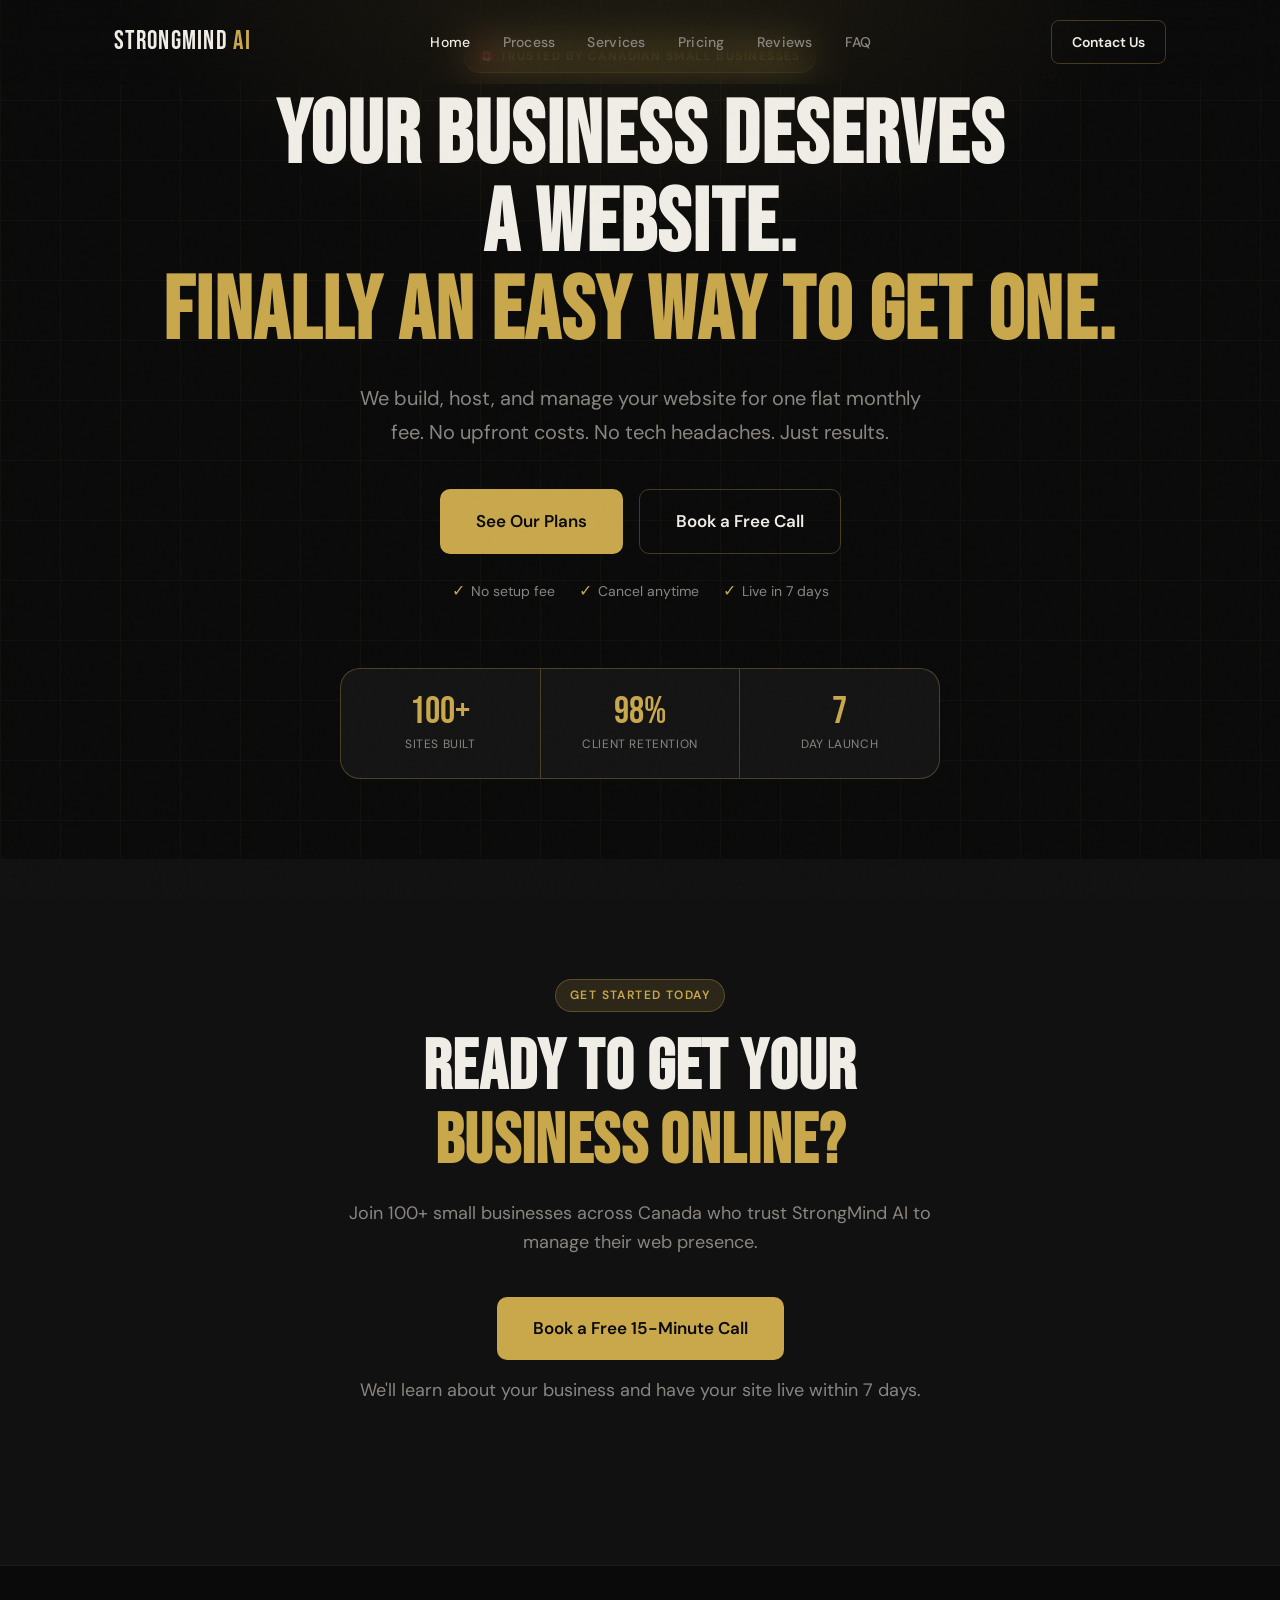
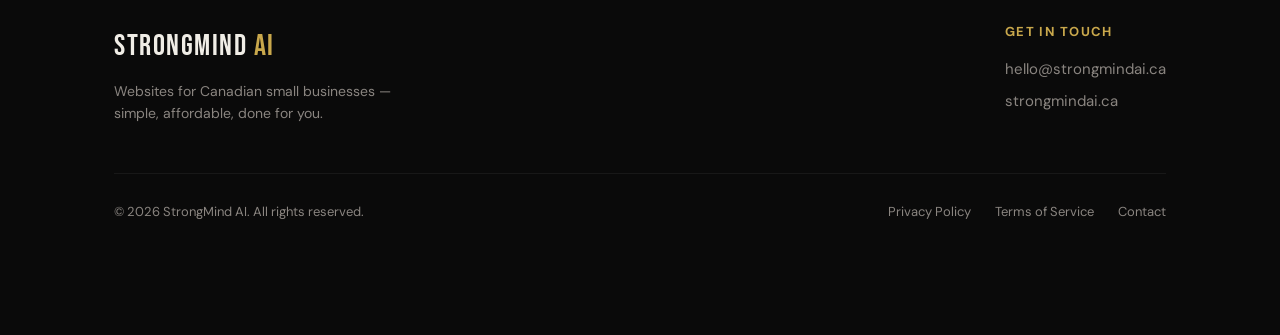
<file: index.html>
<!DOCTYPE html>
<html lang="en">
<head>
<meta charset="UTF-8">
<meta name="viewport" content="width=device-width, initial-scale=1.0">
<title>Home | StrongMind AI</title>
<link rel="preconnect" href="https://fonts.googleapis.com">
<link href="https://fonts.googleapis.com/css2?family=Bebas+Neue&family=DM+Sans:wght@300;400;500;600;700&family=DM+Serif+Display:ital@0;1&display=swap" rel="stylesheet">
<link rel="stylesheet" href="style.css">
</head>
<body class="home-page">

<!-- NAVIGATION -->
<nav id="navbar">
  <div class="container nav-inner">
    <a href="index.html" class="logo">StrongMind <span>AI</span></a>
    <ul class="nav-links">
      <li><a href='index.html' class='active'>Home</a></li>
<li><a href='how-it-works.html' >Process</a></li>
<li><a href='services.html' >Services</a></li>
<li><a href='pricing.html' >Pricing</a></li>
<li><a href='testimonials.html' >Reviews</a></li>
<li><a href='faq.html' >FAQ</a></li>

    </ul>
    <div class="nav-right">
      <a href="contact.html" class="btn btn-outline" style="padding:10px 20px;font-size:14px;">Contact Us</a>
      <button class="hamburger" id="hamburger" aria-label="Menu">
        <span></span><span></span><span></span>
      </button>
    </div>
  </div>
</nav>

<!-- MOBILE MENU -->
<div class="mobile-menu" id="mobileMenu">
  <a href='index.html' class='mobile-link active'>Home</a>
<a href='how-it-works.html' class='mobile-link'>Process</a>
<a href='services.html' class='mobile-link'>Services</a>
<a href='pricing.html' class='mobile-link'>Pricing</a>
<a href='testimonials.html' class='mobile-link'>Reviews</a>
<a href='faq.html' class='mobile-link'>FAQ</a>

  <a href="contact.html" class="btn btn-gold btn-lg">Contact Us</a>
</div>


<section class="hero" id="home">
  <div class="hero-bg"></div>
  <div class="hero-grid"></div>
  <div class="container hero-content">
    <div class="tag">🇨🇦 Trusted by Canadian Small Businesses</div>
    <h1>Your Business Deserves<br>a Website.<br><em>Finally an Easy Way to Get One.</em></h1>
    <p>We build, host, and manage your website for one flat monthly fee. No upfront costs. No tech headaches. Just results.</p>
    <div class="hero-btns">
      <a href="pricing.html" class="btn btn-gold btn-lg">See Our Plans</a>
      <a href="contact.html" class="btn btn-outline btn-lg">Book a Free Call</a>
    </div>
    <div class="hero-checks">
      <span><span class="check">✓</span> No setup fee</span>
      <span><span class="check">✓</span> Cancel anytime</span>
      <span><span class="check">✓</span> Live in 7 days</span>
    </div>
    <div class="stats-row reveal">
      <div class="stat">
        <div class="stat-num">100+</div>
        <div class="stat-label">Sites Built</div>
      </div>
      <div class="stat">
        <div class="stat-num">98%</div>
        <div class="stat-label">Client Retention</div>
      </div>
      <div class="stat">
        <div class="stat-num">7</div>
        <div class="stat-label">Day Launch</div>
      </div>
    </div>
  </div>
</section>

<section id="cta">
  <div class="container">
    <div class="cta-inner reveal">
      <div class="tag">Get Started Today</div>
      <h2>Ready to Get Your<br><span class="gold">Business Online?</span></h2>
      <p>Join 100+ small businesses across Canada who trust StrongMind AI to manage their web presence.</p>
      <a href="contact.html" class="btn btn-gold btn-lg">Book a Free 15-Minute Call</a>
      <p class="cta-sub">We'll learn about your business and have your site live within 7 days.</p>
    </div>
  </div>
</section>


<!-- FOOTER -->
<footer id="footer">
  <div class="container">
    <div class="footer-top">
      <div class="footer-brand">
        <a href="index.html" class="logo">StrongMind <span style="color:var(--gold)">AI</span></a>
        <p>Websites for Canadian small businesses — simple, affordable, done for you.</p>
      </div>
      <div class="footer-contact">
        <h4>Get in Touch</h4>
        <a href="mailto:hello@strongmindai.ca">hello@strongmindai.ca</a>
        <a href="https://strongmindai.ca">strongmindai.ca</a>
      </div>
    </div>
    <div class="footer-bottom">
      <p class="footer-copy">© 2026 StrongMind AI. All rights reserved.</p>
      <div class="footer-links">
        <a href="#">Privacy Policy</a>
        <a href="#">Terms of Service</a>
        <a href="contact.html">Contact</a>
      </div>
    </div>
  </div>
</footer>

<script>
// NAV SCROLL
const navbar = document.getElementById('navbar');
window.addEventListener('scroll', () => {
  if(document.body.classList.contains('home-page')) {
      navbar.classList.toggle('scrolled', window.scrollY > 50);
  }
});

// HAMBURGER
const hamburger = document.getElementById('hamburger');
const mobileMenu = document.getElementById('mobileMenu');
hamburger.addEventListener('click', () => {
  mobileMenu.classList.toggle('open');
});

// SCROLL ANIMATIONS
const observer = new IntersectionObserver((entries) => {
  entries.forEach(e => { if (e.isIntersecting) e.target.classList.add('visible'); });
}, { threshold: 0.1, rootMargin: '0px 0px -40px 0px' });
document.querySelectorAll('.reveal').forEach(el => observer.observe(el));

// FAQ ACCORDION
document.querySelectorAll('.faq-q').forEach(btn => {
  btn.addEventListener('click', () => {
    const item = btn.parentElement;
    const wasOpen = item.classList.contains('open');
    document.querySelectorAll('.faq-item').forEach(i => i.classList.remove('open'));
    if (!wasOpen) item.classList.add('open');
  });
});

// FORM SUBMISSION
function submitForm() {
  const fname = document.getElementById('fname')?.value.trim();
  const email = document.getElementById('email')?.value.trim();
  if (!fname || !email) {
    alert('Please enter your name and email to continue.');
    return;
  }
  document.getElementById('contactForm').style.display = 'none';
  document.getElementById('formSuccess').style.display = 'block';
}
</script>
</body>
</html>
</file>
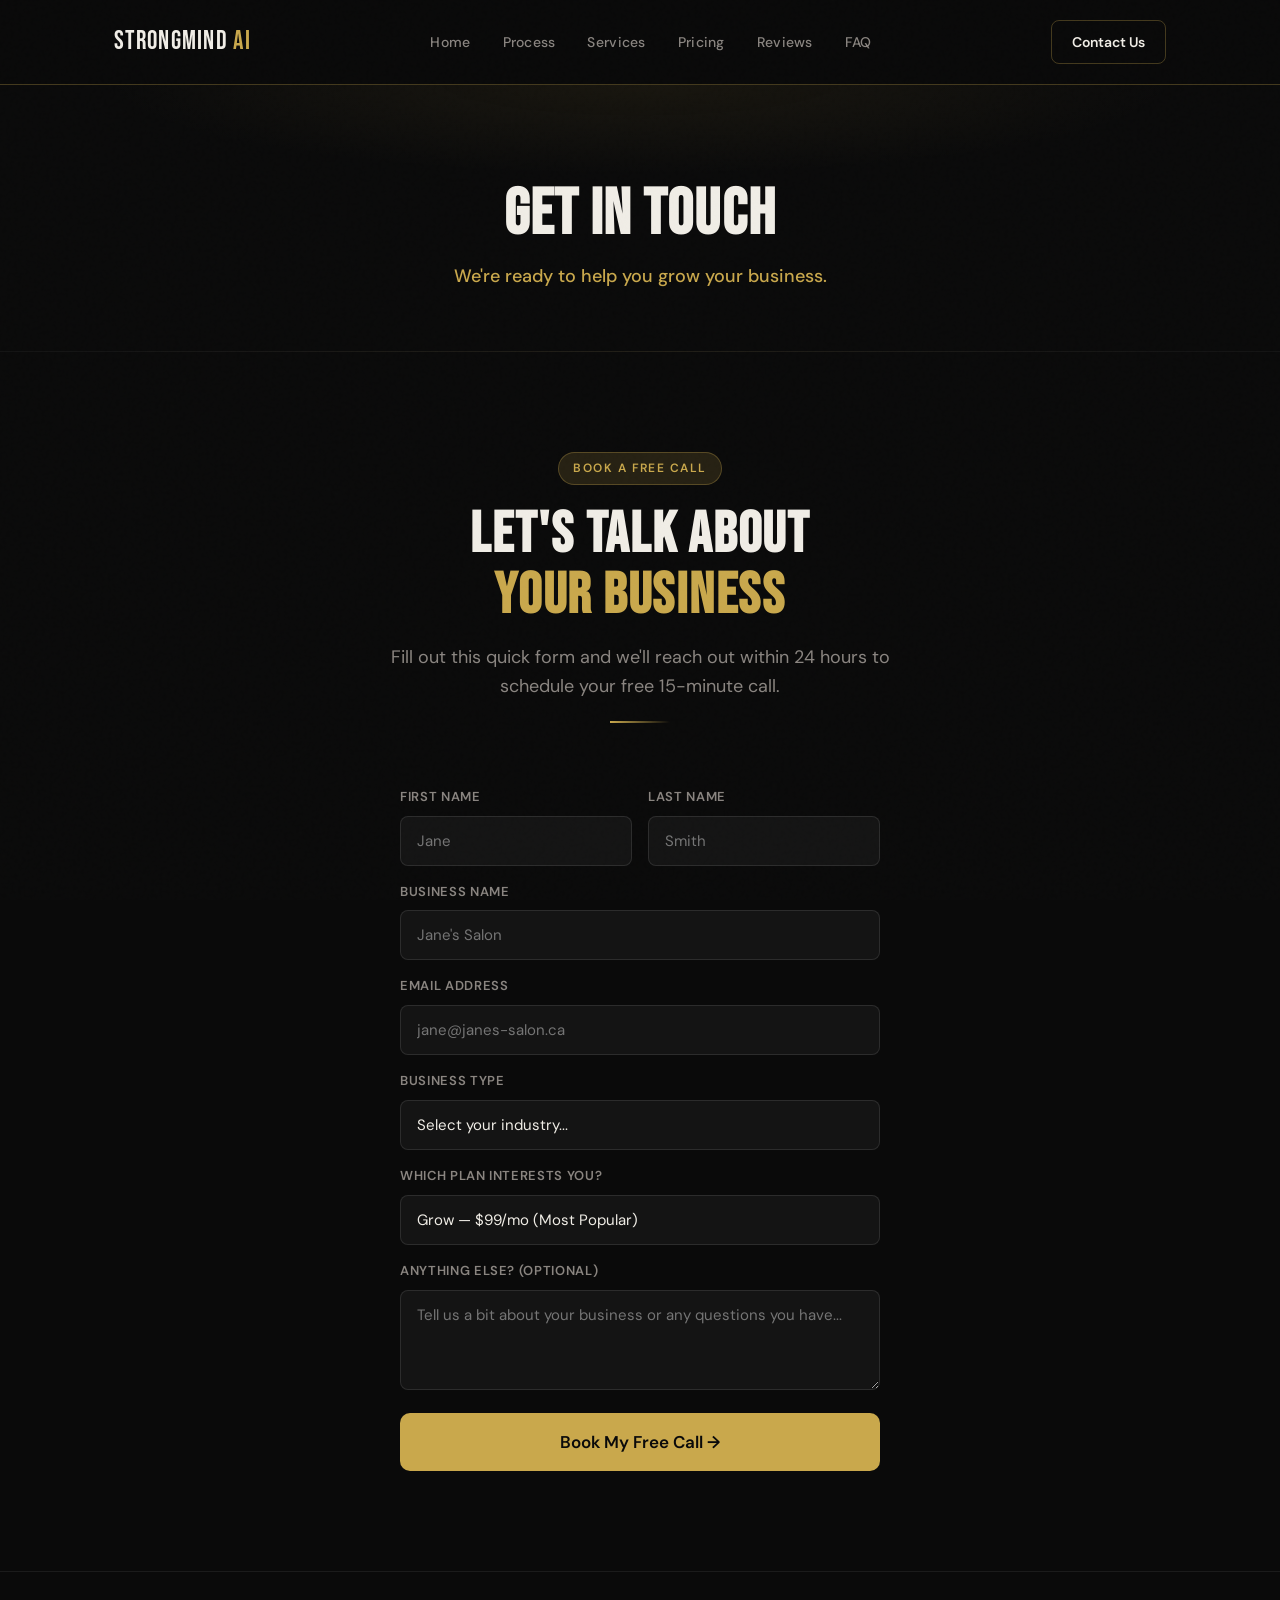
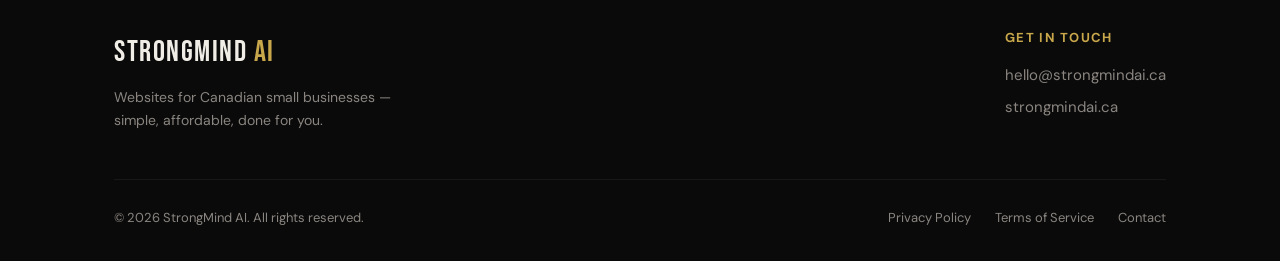
<file: contact.html>
<!DOCTYPE html>
<html lang="en">
<head>
<meta charset="UTF-8">
<meta name="viewport" content="width=device-width, initial-scale=1.0">
<title>Contact Us | StrongMind AI</title>
<link rel="preconnect" href="https://fonts.googleapis.com">
<link href="https://fonts.googleapis.com/css2?family=Bebas+Neue&family=DM+Sans:wght@300;400;500;600;700&family=DM+Serif+Display:ital@0;1&display=swap" rel="stylesheet">
<link rel="stylesheet" href="style.css">
</head>
<body class="sub-page">

<!-- NAVIGATION -->
<nav id="navbar">
  <div class="container nav-inner">
    <a href="index.html" class="logo">StrongMind <span>AI</span></a>
    <ul class="nav-links">
      <li><a href='index.html' >Home</a></li>
<li><a href='how-it-works.html' >Process</a></li>
<li><a href='services.html' >Services</a></li>
<li><a href='pricing.html' >Pricing</a></li>
<li><a href='testimonials.html' >Reviews</a></li>
<li><a href='faq.html' >FAQ</a></li>

    </ul>
    <div class="nav-right">
      <a href="contact.html" class="btn btn-outline" style="padding:10px 20px;font-size:14px;">Contact Us</a>
      <button class="hamburger" id="hamburger" aria-label="Menu">
        <span></span><span></span><span></span>
      </button>
    </div>
  </div>
</nav>

<!-- MOBILE MENU -->
<div class="mobile-menu" id="mobileMenu">
  <a href='index.html' class='mobile-link'>Home</a>
<a href='how-it-works.html' class='mobile-link'>Process</a>
<a href='services.html' class='mobile-link'>Services</a>
<a href='pricing.html' class='mobile-link'>Pricing</a>
<a href='testimonials.html' class='mobile-link'>Reviews</a>
<a href='faq.html' class='mobile-link'>FAQ</a>

  <a href="contact.html" class="btn btn-gold btn-lg">Contact Us</a>
</div>


<div class="page-hero">
  <div class="container reveal">
    <h1>Get in Touch</h1>
    <p>We're ready to help you grow your business.</p>
  </div>
</div>
<section id="contact">
  <div class="container">
    <div class="section-header reveal">
      <div class="tag">Book a Free Call</div>
      <h2>Let's Talk About<br><span class="gold">Your Business</span></h2>
      <p>Fill out this quick form and we'll reach out within 24 hours to schedule your free 15-minute call.</p>
      <div class="divider"></div>
    </div>
    <div class="form-wrap reveal">
      <div id="contactForm">
        <div class="form-row">
          <div class="form-group"><label>First Name</label><input type="text" id="fname" placeholder="Jane"></div>
          <div class="form-group"><label>Last Name</label><input type="text" id="lname" placeholder="Smith"></div>
        </div>
        <div class="form-group"><label>Business Name</label><input type="text" id="biz" placeholder="Jane's Salon"></div>
        <div class="form-group"><label>Email Address</label><input type="email" id="email" placeholder="jane@janes-salon.ca"></div>
        <div class="form-group">
          <label>Business Type</label>
          <select id="biztype">
            <option value="">Select your industry...</option>
            <option>Plumbing / Contracting</option>
            <option>Restaurant / Cafe</option>
            <option>Hair & Beauty Salon</option>
            <option>Health & Wellness</option>
            <option>Legal / Accounting</option>
            <option>Retail / E-Commerce</option>
            <option>Therapy / Coaching</option>
            <option>Real Estate</option>
            <option>Other</option>
          </select>
        </div>
        <div class="form-group">
          <label>Which plan interests you?</label>
          <select id="plan">
            <option>Launch — $49/mo</option>
            <option selected>Grow — $99/mo (Most Popular)</option>
            <option>Pro — $199/mo</option>
            <option>Not sure yet</option>
          </select>
        </div>
        <div class="form-group"><label>Anything else? (optional)</label><textarea id="notes" placeholder="Tell us a bit about your business or any questions you have..."></textarea></div>
        <button onclick="submitForm()" class="btn btn-gold btn-lg" style="width:100%;justify-content:center;">Book My Free Call →</button>
      </div>
      <div class="form-success" id="formSuccess">
        <div class="checkmark">✅</div>
        <h3>You're in! We'll be in touch within 24 hours.</h3>
        <p>Check your email — we'll send a confirmation and a calendar link to book your free 15-minute call.</p>
      </div>
    </div>
  </div>
</section>


<!-- FOOTER -->
<footer id="footer">
  <div class="container">
    <div class="footer-top">
      <div class="footer-brand">
        <a href="index.html" class="logo">StrongMind <span style="color:var(--gold)">AI</span></a>
        <p>Websites for Canadian small businesses — simple, affordable, done for you.</p>
      </div>
      <div class="footer-contact">
        <h4>Get in Touch</h4>
        <a href="mailto:hello@strongmindai.ca">hello@strongmindai.ca</a>
        <a href="https://strongmindai.ca">strongmindai.ca</a>
      </div>
    </div>
    <div class="footer-bottom">
      <p class="footer-copy">© 2026 StrongMind AI. All rights reserved.</p>
      <div class="footer-links">
        <a href="#">Privacy Policy</a>
        <a href="#">Terms of Service</a>
        <a href="contact.html">Contact</a>
      </div>
    </div>
  </div>
</footer>

<script>
// NAV SCROLL
const navbar = document.getElementById('navbar');
window.addEventListener('scroll', () => {
  if(document.body.classList.contains('home-page')) {
      navbar.classList.toggle('scrolled', window.scrollY > 50);
  }
});

// HAMBURGER
const hamburger = document.getElementById('hamburger');
const mobileMenu = document.getElementById('mobileMenu');
hamburger.addEventListener('click', () => {
  mobileMenu.classList.toggle('open');
});

// SCROLL ANIMATIONS
const observer = new IntersectionObserver((entries) => {
  entries.forEach(e => { if (e.isIntersecting) e.target.classList.add('visible'); });
}, { threshold: 0.1, rootMargin: '0px 0px -40px 0px' });
document.querySelectorAll('.reveal').forEach(el => observer.observe(el));

// FAQ ACCORDION
document.querySelectorAll('.faq-q').forEach(btn => {
  btn.addEventListener('click', () => {
    const item = btn.parentElement;
    const wasOpen = item.classList.contains('open');
    document.querySelectorAll('.faq-item').forEach(i => i.classList.remove('open'));
    if (!wasOpen) item.classList.add('open');
  });
});

// FORM SUBMISSION
function submitForm() {
  const fname = document.getElementById('fname')?.value.trim();
  const email = document.getElementById('email')?.value.trim();
  if (!fname || !email) {
    alert('Please enter your name and email to continue.');
    return;
  }
  document.getElementById('contactForm').style.display = 'none';
  document.getElementById('formSuccess').style.display = 'block';
}
</script>
</body>
</html>
</file>
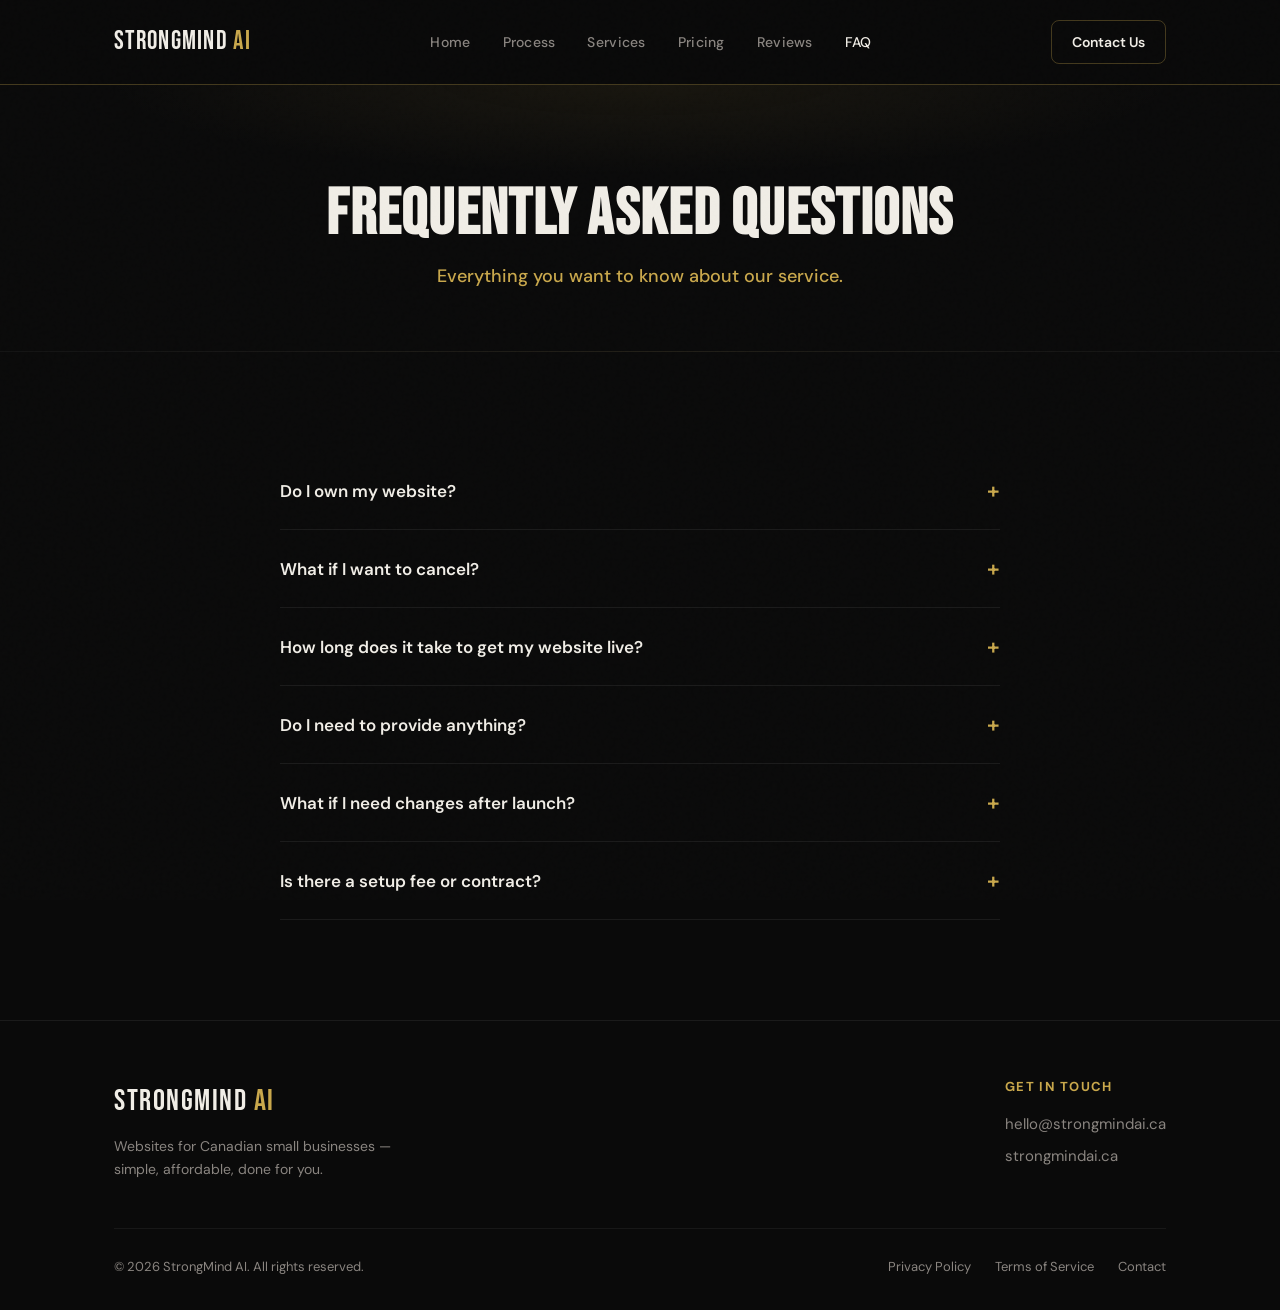
<file: faq.html>
<!DOCTYPE html>
<html lang="en">
<head>
<meta charset="UTF-8">
<meta name="viewport" content="width=device-width, initial-scale=1.0">
<title>FAQ | StrongMind AI</title>
<link rel="preconnect" href="https://fonts.googleapis.com">
<link href="https://fonts.googleapis.com/css2?family=Bebas+Neue&family=DM+Sans:wght@300;400;500;600;700&family=DM+Serif+Display:ital@0;1&display=swap" rel="stylesheet">
<link rel="stylesheet" href="style.css">
</head>
<body class="sub-page">

<!-- NAVIGATION -->
<nav id="navbar">
  <div class="container nav-inner">
    <a href="index.html" class="logo">StrongMind <span>AI</span></a>
    <ul class="nav-links">
      <li><a href='index.html' >Home</a></li>
<li><a href='how-it-works.html' >Process</a></li>
<li><a href='services.html' >Services</a></li>
<li><a href='pricing.html' >Pricing</a></li>
<li><a href='testimonials.html' >Reviews</a></li>
<li><a href='faq.html' class='active'>FAQ</a></li>

    </ul>
    <div class="nav-right">
      <a href="contact.html" class="btn btn-outline" style="padding:10px 20px;font-size:14px;">Contact Us</a>
      <button class="hamburger" id="hamburger" aria-label="Menu">
        <span></span><span></span><span></span>
      </button>
    </div>
  </div>
</nav>

<!-- MOBILE MENU -->
<div class="mobile-menu" id="mobileMenu">
  <a href='index.html' class='mobile-link'>Home</a>
<a href='how-it-works.html' class='mobile-link'>Process</a>
<a href='services.html' class='mobile-link'>Services</a>
<a href='pricing.html' class='mobile-link'>Pricing</a>
<a href='testimonials.html' class='mobile-link'>Reviews</a>
<a href='faq.html' class='mobile-link active'>FAQ</a>

  <a href="contact.html" class="btn btn-gold btn-lg">Contact Us</a>
</div>


<div class="page-hero">
  <div class="container reveal">
    <h1>Frequently Asked Questions</h1>
    <p>Everything you want to know about our service.</p>
  </div>
</div>
<section id="faq">
  <div class="container">
    <div class="faq-list">
      <div class="faq-item reveal">
        <button class="faq-q">Do I own my website? <span class="faq-icon">+</span></button>
        <div class="faq-a">You own all your content and we'll give you everything if you ever leave. The hosting is managed by us as part of your plan — but your content, your copy, your photos? Yours, always.</div>
      </div>
      <div class="faq-item reveal">
        <button class="faq-q">What if I want to cancel? <span class="faq-icon">+</span></button>
        <div class="faq-a">Cancel anytime with 30 days notice. No penalties, no questions asked. We'll even help you export everything you need.</div>
      </div>
      <div class="faq-item reveal">
        <button class="faq-q">How long does it take to get my website live? <span class="faq-icon">+</span></button>
        <div class="faq-a">Most sites go live within 7 business days of us receiving your content. We move fast — no waiting around for weeks like traditional agencies.</div>
      </div>
      <div class="faq-item reveal">
        <button class="faq-q">Do I need to provide anything? <span class="faq-icon">+</span></button>
        <div class="faq-a">Just your business name, services, contact info, and any photos you have. We handle the rest — design, copy structure, SEO setup, and launch. You'll be amazed how little we need from you.</div>
      </div>
      <div class="faq-item reveal">
        <button class="faq-q">What if I need changes after launch? <span class="faq-icon">+</span></button>
        <div class="faq-a">Changes are included in every plan. Just email us what you need and we handle it. Most updates are done within 1–2 business days.</div>
      </div>
      <div class="faq-item reveal">
        <button class="faq-q">Is there a setup fee or contract? <span class="faq-icon">+</span></button>
        <div class="faq-a">Never. No setup fees, no contracts, cancel anytime. We earn your business every single month — that's the model we've built on purpose.</div>
      </div>
    </div>
  </div>
</section>


<!-- FOOTER -->
<footer id="footer">
  <div class="container">
    <div class="footer-top">
      <div class="footer-brand">
        <a href="index.html" class="logo">StrongMind <span style="color:var(--gold)">AI</span></a>
        <p>Websites for Canadian small businesses — simple, affordable, done for you.</p>
      </div>
      <div class="footer-contact">
        <h4>Get in Touch</h4>
        <a href="mailto:hello@strongmindai.ca">hello@strongmindai.ca</a>
        <a href="https://strongmindai.ca">strongmindai.ca</a>
      </div>
    </div>
    <div class="footer-bottom">
      <p class="footer-copy">© 2026 StrongMind AI. All rights reserved.</p>
      <div class="footer-links">
        <a href="#">Privacy Policy</a>
        <a href="#">Terms of Service</a>
        <a href="contact.html">Contact</a>
      </div>
    </div>
  </div>
</footer>

<script>
// NAV SCROLL
const navbar = document.getElementById('navbar');
window.addEventListener('scroll', () => {
  if(document.body.classList.contains('home-page')) {
      navbar.classList.toggle('scrolled', window.scrollY > 50);
  }
});

// HAMBURGER
const hamburger = document.getElementById('hamburger');
const mobileMenu = document.getElementById('mobileMenu');
hamburger.addEventListener('click', () => {
  mobileMenu.classList.toggle('open');
});

// SCROLL ANIMATIONS
const observer = new IntersectionObserver((entries) => {
  entries.forEach(e => { if (e.isIntersecting) e.target.classList.add('visible'); });
}, { threshold: 0.1, rootMargin: '0px 0px -40px 0px' });
document.querySelectorAll('.reveal').forEach(el => observer.observe(el));

// FAQ ACCORDION
document.querySelectorAll('.faq-q').forEach(btn => {
  btn.addEventListener('click', () => {
    const item = btn.parentElement;
    const wasOpen = item.classList.contains('open');
    document.querySelectorAll('.faq-item').forEach(i => i.classList.remove('open'));
    if (!wasOpen) item.classList.add('open');
  });
});

// FORM SUBMISSION
function submitForm() {
  const fname = document.getElementById('fname')?.value.trim();
  const email = document.getElementById('email')?.value.trim();
  if (!fname || !email) {
    alert('Please enter your name and email to continue.');
    return;
  }
  document.getElementById('contactForm').style.display = 'none';
  document.getElementById('formSuccess').style.display = 'block';
}
</script>
</body>
</html>
</file>
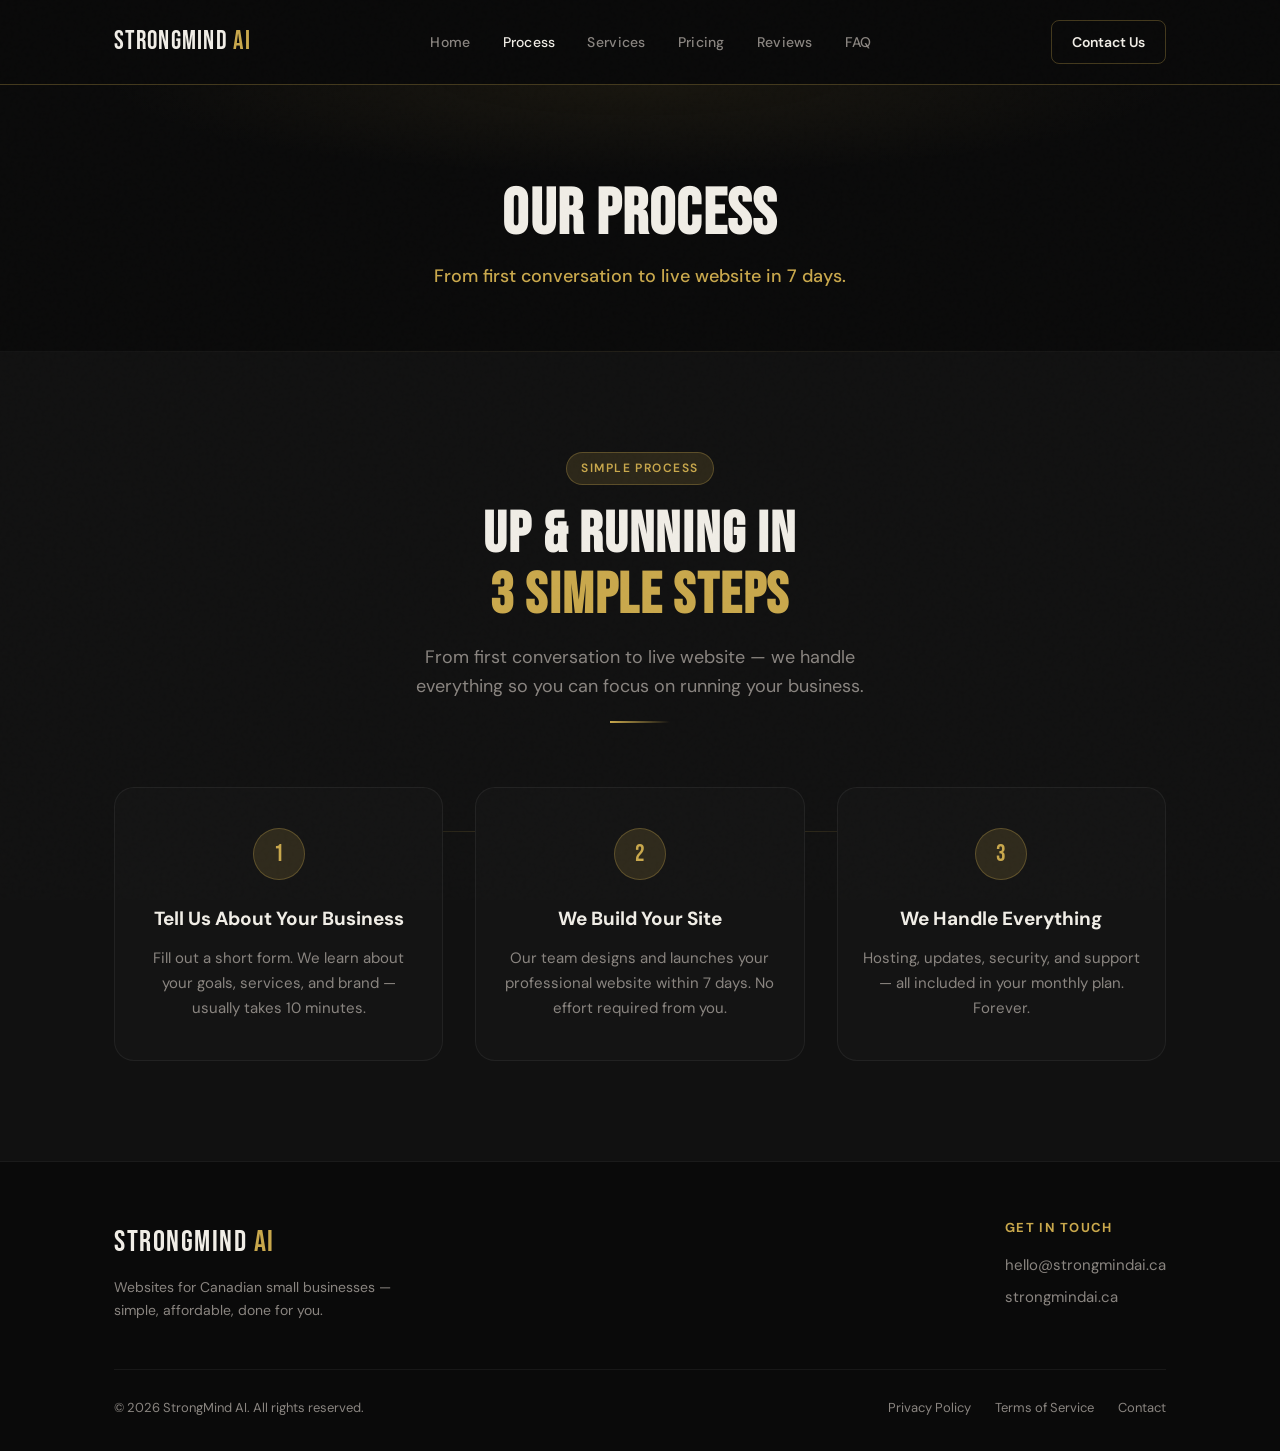
<file: how-it-works.html>
<!DOCTYPE html>
<html lang="en">
<head>
<meta charset="UTF-8">
<meta name="viewport" content="width=device-width, initial-scale=1.0">
<title>How It Works | StrongMind AI</title>
<link rel="preconnect" href="https://fonts.googleapis.com">
<link href="https://fonts.googleapis.com/css2?family=Bebas+Neue&family=DM+Sans:wght@300;400;500;600;700&family=DM+Serif+Display:ital@0;1&display=swap" rel="stylesheet">
<link rel="stylesheet" href="style.css">
</head>
<body class="sub-page">

<!-- NAVIGATION -->
<nav id="navbar">
  <div class="container nav-inner">
    <a href="index.html" class="logo">StrongMind <span>AI</span></a>
    <ul class="nav-links">
      <li><a href='index.html' >Home</a></li>
<li><a href='how-it-works.html' class='active'>Process</a></li>
<li><a href='services.html' >Services</a></li>
<li><a href='pricing.html' >Pricing</a></li>
<li><a href='testimonials.html' >Reviews</a></li>
<li><a href='faq.html' >FAQ</a></li>

    </ul>
    <div class="nav-right">
      <a href="contact.html" class="btn btn-outline" style="padding:10px 20px;font-size:14px;">Contact Us</a>
      <button class="hamburger" id="hamburger" aria-label="Menu">
        <span></span><span></span><span></span>
      </button>
    </div>
  </div>
</nav>

<!-- MOBILE MENU -->
<div class="mobile-menu" id="mobileMenu">
  <a href='index.html' class='mobile-link'>Home</a>
<a href='how-it-works.html' class='mobile-link active'>Process</a>
<a href='services.html' class='mobile-link'>Services</a>
<a href='pricing.html' class='mobile-link'>Pricing</a>
<a href='testimonials.html' class='mobile-link'>Reviews</a>
<a href='faq.html' class='mobile-link'>FAQ</a>

  <a href="contact.html" class="btn btn-gold btn-lg">Contact Us</a>
</div>


<div class="page-hero">
  <div class="container reveal">
    <h1>Our Process</h1>
    <p>From first conversation to live website in 7 days.</p>
  </div>
</div>
<section id="how">
  <div class="container">
    <div class="section-header reveal">
      <div class="tag">Simple Process</div>
      <h2>Up & Running in<br><span class="gold">3 Simple Steps</span></h2>
      <p>From first conversation to live website — we handle everything so you can focus on running your business.</p>
      <div class="divider"></div>
    </div>
    <div class="steps">
      <div class="step reveal">
        <div class="step-num">1</div>
        <h3>Tell Us About Your Business</h3>
        <p>Fill out a short form. We learn about your goals, services, and brand — usually takes 10 minutes.</p>
      </div>
      <div class="step reveal" style="transition-delay:0.15s">
        <div class="step-num">2</div>
        <h3>We Build Your Site</h3>
        <p>Our team designs and launches your professional website within 7 days. No effort required from you.</p>
      </div>
      <div class="step reveal" style="transition-delay:0.3s">
        <div class="step-num">3</div>
        <h3>We Handle Everything</h3>
        <p>Hosting, updates, security, and support — all included in your monthly plan. Forever.</p>
      </div>
    </div>
  </div>
</section>


<!-- FOOTER -->
<footer id="footer">
  <div class="container">
    <div class="footer-top">
      <div class="footer-brand">
        <a href="index.html" class="logo">StrongMind <span style="color:var(--gold)">AI</span></a>
        <p>Websites for Canadian small businesses — simple, affordable, done for you.</p>
      </div>
      <div class="footer-contact">
        <h4>Get in Touch</h4>
        <a href="mailto:hello@strongmindai.ca">hello@strongmindai.ca</a>
        <a href="https://strongmindai.ca">strongmindai.ca</a>
      </div>
    </div>
    <div class="footer-bottom">
      <p class="footer-copy">© 2026 StrongMind AI. All rights reserved.</p>
      <div class="footer-links">
        <a href="#">Privacy Policy</a>
        <a href="#">Terms of Service</a>
        <a href="contact.html">Contact</a>
      </div>
    </div>
  </div>
</footer>

<script>
// NAV SCROLL
const navbar = document.getElementById('navbar');
window.addEventListener('scroll', () => {
  if(document.body.classList.contains('home-page')) {
      navbar.classList.toggle('scrolled', window.scrollY > 50);
  }
});

// HAMBURGER
const hamburger = document.getElementById('hamburger');
const mobileMenu = document.getElementById('mobileMenu');
hamburger.addEventListener('click', () => {
  mobileMenu.classList.toggle('open');
});

// SCROLL ANIMATIONS
const observer = new IntersectionObserver((entries) => {
  entries.forEach(e => { if (e.isIntersecting) e.target.classList.add('visible'); });
}, { threshold: 0.1, rootMargin: '0px 0px -40px 0px' });
document.querySelectorAll('.reveal').forEach(el => observer.observe(el));

// FAQ ACCORDION
document.querySelectorAll('.faq-q').forEach(btn => {
  btn.addEventListener('click', () => {
    const item = btn.parentElement;
    const wasOpen = item.classList.contains('open');
    document.querySelectorAll('.faq-item').forEach(i => i.classList.remove('open'));
    if (!wasOpen) item.classList.add('open');
  });
});

// FORM SUBMISSION
function submitForm() {
  const fname = document.getElementById('fname')?.value.trim();
  const email = document.getElementById('email')?.value.trim();
  if (!fname || !email) {
    alert('Please enter your name and email to continue.');
    return;
  }
  document.getElementById('contactForm').style.display = 'none';
  document.getElementById('formSuccess').style.display = 'block';
}
</script>
</body>
</html>
</file>
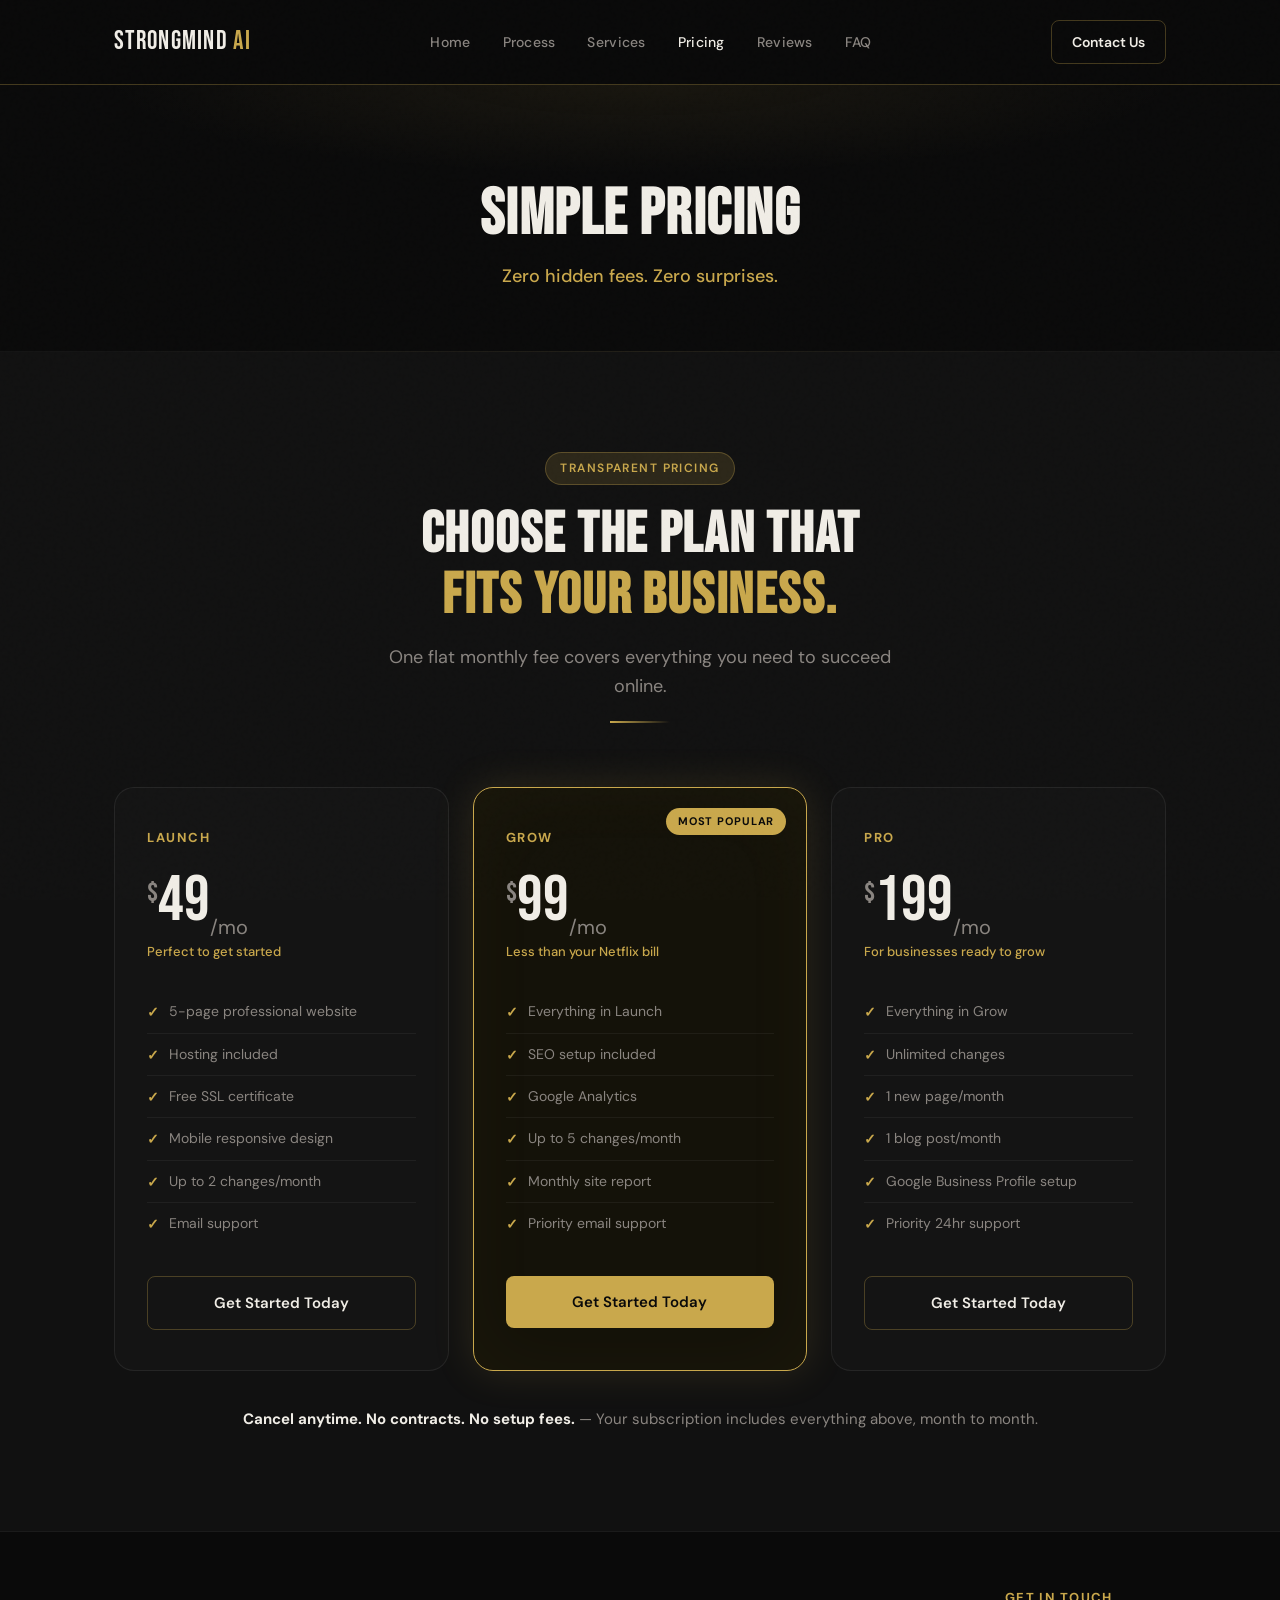
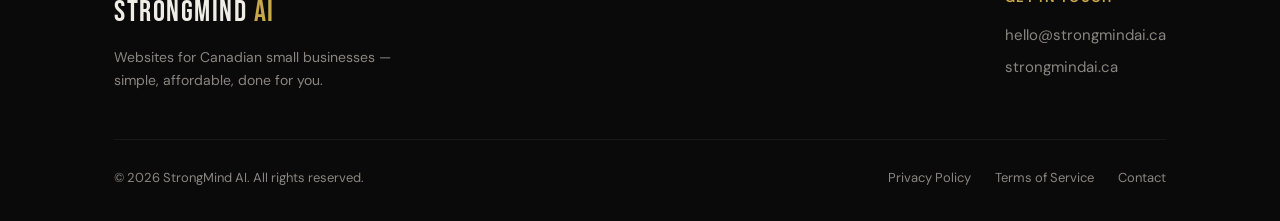
<file: pricing.html>
<!DOCTYPE html>
<html lang="en">
<head>
<meta charset="UTF-8">
<meta name="viewport" content="width=device-width, initial-scale=1.0">
<title>Pricing | StrongMind AI</title>
<link rel="preconnect" href="https://fonts.googleapis.com">
<link href="https://fonts.googleapis.com/css2?family=Bebas+Neue&family=DM+Sans:wght@300;400;500;600;700&family=DM+Serif+Display:ital@0;1&display=swap" rel="stylesheet">
<link rel="stylesheet" href="style.css">
</head>
<body class="sub-page">

<!-- NAVIGATION -->
<nav id="navbar">
  <div class="container nav-inner">
    <a href="index.html" class="logo">StrongMind <span>AI</span></a>
    <ul class="nav-links">
      <li><a href='index.html' >Home</a></li>
<li><a href='how-it-works.html' >Process</a></li>
<li><a href='services.html' >Services</a></li>
<li><a href='pricing.html' class='active'>Pricing</a></li>
<li><a href='testimonials.html' >Reviews</a></li>
<li><a href='faq.html' >FAQ</a></li>

    </ul>
    <div class="nav-right">
      <a href="contact.html" class="btn btn-outline" style="padding:10px 20px;font-size:14px;">Contact Us</a>
      <button class="hamburger" id="hamburger" aria-label="Menu">
        <span></span><span></span><span></span>
      </button>
    </div>
  </div>
</nav>

<!-- MOBILE MENU -->
<div class="mobile-menu" id="mobileMenu">
  <a href='index.html' class='mobile-link'>Home</a>
<a href='how-it-works.html' class='mobile-link'>Process</a>
<a href='services.html' class='mobile-link'>Services</a>
<a href='pricing.html' class='mobile-link active'>Pricing</a>
<a href='testimonials.html' class='mobile-link'>Reviews</a>
<a href='faq.html' class='mobile-link'>FAQ</a>

  <a href="contact.html" class="btn btn-gold btn-lg">Contact Us</a>
</div>


<div class="page-hero">
  <div class="container reveal">
    <h1>Simple Pricing</h1>
    <p>Zero hidden fees. Zero surprises.</p>
  </div>
</div>
<section id="pricing">
  <div class="container">
    <div class="section-header reveal">
      <div class="tag">Transparent Pricing</div>
      <h2>Choose the Plan That<br><span class="gold">Fits Your Business.</span></h2>
      <p>One flat monthly fee covers everything you need to succeed online.</p>
      <div class="divider"></div>
    </div>
    <div class="pricing-grid">
      <!-- Launch -->
      <div class="plan reveal">
        <div class="plan-name">Launch</div>
        <div class="plan-price"><sup>$</sup>49<sub>/mo</sub></div>
        <div class="plan-subtext">Perfect to get started</div>
        <ul class="plan-features">
          <li>5-page professional website</li>
          <li>Hosting included</li>
          <li>Free SSL certificate</li>
          <li>Mobile responsive design</li>
          <li>Up to 2 changes/month</li>
          <li>Email support</li>
        </ul>
        <a href="contact.html" class="btn btn-outline">Get Started Today</a>
      </div>
      <!-- Grow (Featured) -->
      <div class="plan featured reveal" style="transition-delay:0.15s">
        <div class="plan-badge">Most Popular</div>
        <div class="plan-name">Grow</div>
        <div class="plan-price"><sup>$</sup>99<sub>/mo</sub></div>
        <div class="plan-subtext">Less than your Netflix bill</div>
        <ul class="plan-features">
          <li>Everything in Launch</li>
          <li>SEO setup included</li>
          <li>Google Analytics</li>
          <li>Up to 5 changes/month</li>
          <li>Monthly site report</li>
          <li>Priority email support</li>
        </ul>
        <a href="contact.html" class="btn btn-gold">Get Started Today</a>
      </div>
      <!-- Pro -->
      <div class="plan reveal" style="transition-delay:0.3s">
        <div class="plan-name">Pro</div>
        <div class="plan-price"><sup>$</sup>199<sub>/mo</sub></div>
        <div class="plan-subtext">For businesses ready to grow</div>
        <ul class="plan-features">
          <li>Everything in Grow</li>
          <li>Unlimited changes</li>
          <li>1 new page/month</li>
          <li>1 blog post/month</li>
          <li>Google Business Profile setup</li>
          <li>Priority 24hr support</li>
        </ul>
        <a href="contact.html" class="btn btn-outline">Get Started Today</a>
      </div>
    </div>
    <p class="pricing-note reveal">
      <strong>Cancel anytime. No contracts. No setup fees.</strong> — Your subscription includes everything above, month to month.
    </p>
  </div>
</section>


<!-- FOOTER -->
<footer id="footer">
  <div class="container">
    <div class="footer-top">
      <div class="footer-brand">
        <a href="index.html" class="logo">StrongMind <span style="color:var(--gold)">AI</span></a>
        <p>Websites for Canadian small businesses — simple, affordable, done for you.</p>
      </div>
      <div class="footer-contact">
        <h4>Get in Touch</h4>
        <a href="mailto:hello@strongmindai.ca">hello@strongmindai.ca</a>
        <a href="https://strongmindai.ca">strongmindai.ca</a>
      </div>
    </div>
    <div class="footer-bottom">
      <p class="footer-copy">© 2026 StrongMind AI. All rights reserved.</p>
      <div class="footer-links">
        <a href="#">Privacy Policy</a>
        <a href="#">Terms of Service</a>
        <a href="contact.html">Contact</a>
      </div>
    </div>
  </div>
</footer>

<script>
// NAV SCROLL
const navbar = document.getElementById('navbar');
window.addEventListener('scroll', () => {
  if(document.body.classList.contains('home-page')) {
      navbar.classList.toggle('scrolled', window.scrollY > 50);
  }
});

// HAMBURGER
const hamburger = document.getElementById('hamburger');
const mobileMenu = document.getElementById('mobileMenu');
hamburger.addEventListener('click', () => {
  mobileMenu.classList.toggle('open');
});

// SCROLL ANIMATIONS
const observer = new IntersectionObserver((entries) => {
  entries.forEach(e => { if (e.isIntersecting) e.target.classList.add('visible'); });
}, { threshold: 0.1, rootMargin: '0px 0px -40px 0px' });
document.querySelectorAll('.reveal').forEach(el => observer.observe(el));

// FAQ ACCORDION
document.querySelectorAll('.faq-q').forEach(btn => {
  btn.addEventListener('click', () => {
    const item = btn.parentElement;
    const wasOpen = item.classList.contains('open');
    document.querySelectorAll('.faq-item').forEach(i => i.classList.remove('open'));
    if (!wasOpen) item.classList.add('open');
  });
});

// FORM SUBMISSION
function submitForm() {
  const fname = document.getElementById('fname')?.value.trim();
  const email = document.getElementById('email')?.value.trim();
  if (!fname || !email) {
    alert('Please enter your name and email to continue.');
    return;
  }
  document.getElementById('contactForm').style.display = 'none';
  document.getElementById('formSuccess').style.display = 'block';
}
</script>
</body>
</html>
</file>
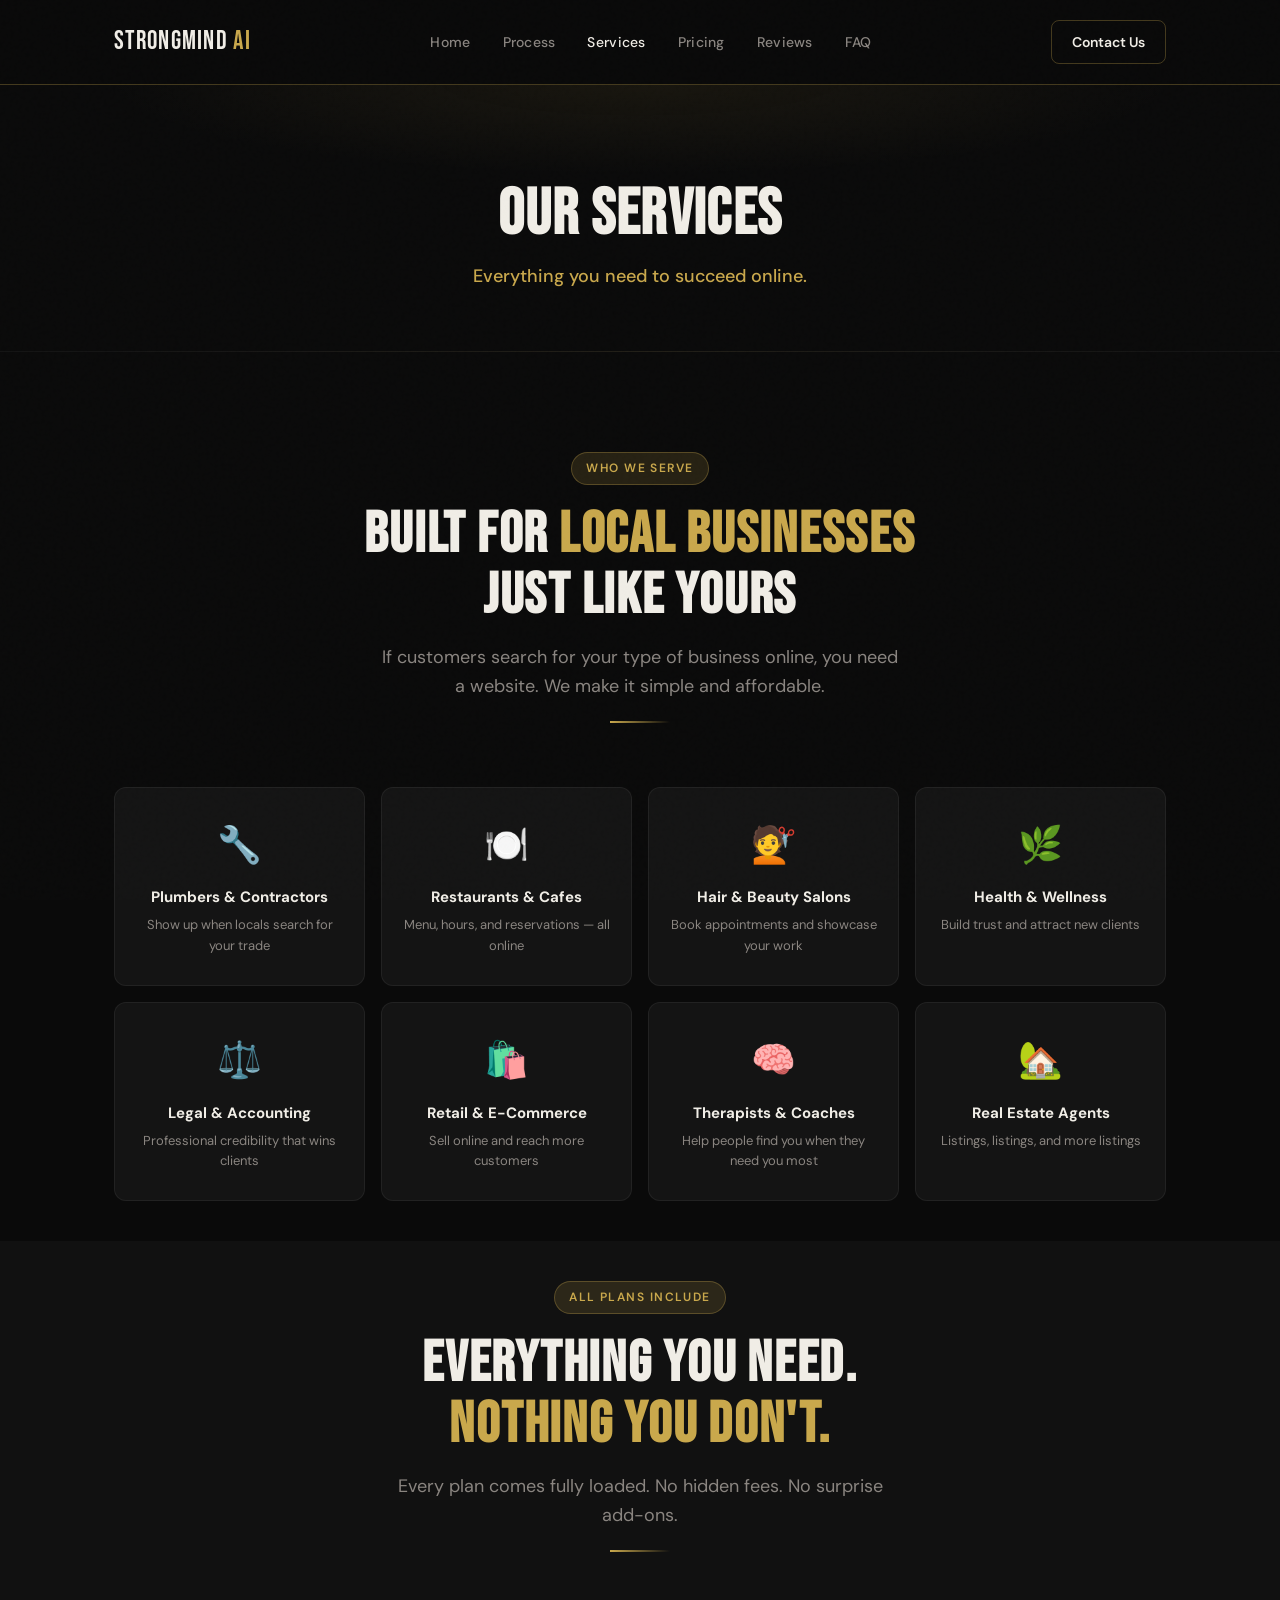
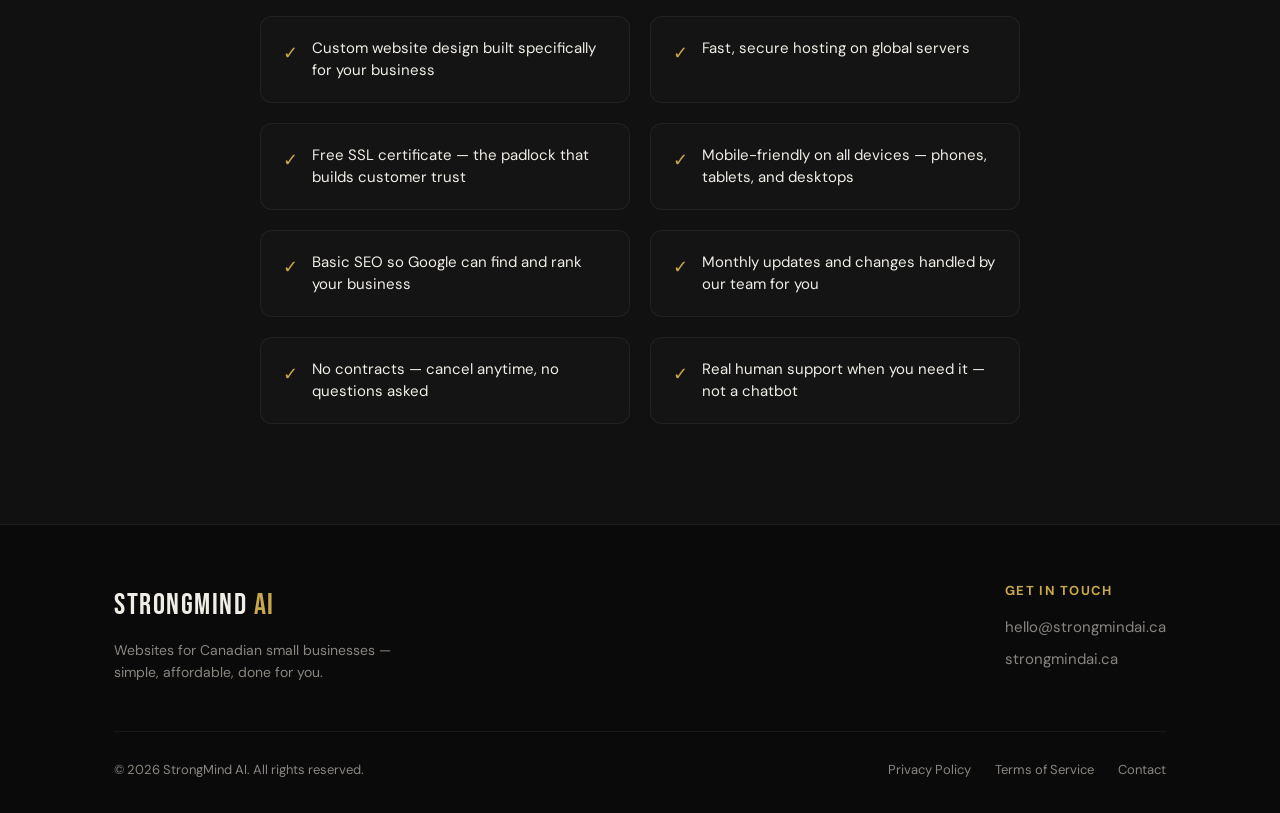
<file: services.html>
<!DOCTYPE html>
<html lang="en">
<head>
<meta charset="UTF-8">
<meta name="viewport" content="width=device-width, initial-scale=1.0">
<title>Services | StrongMind AI</title>
<link rel="preconnect" href="https://fonts.googleapis.com">
<link href="https://fonts.googleapis.com/css2?family=Bebas+Neue&family=DM+Sans:wght@300;400;500;600;700&family=DM+Serif+Display:ital@0;1&display=swap" rel="stylesheet">
<link rel="stylesheet" href="style.css">
</head>
<body class="sub-page">

<!-- NAVIGATION -->
<nav id="navbar">
  <div class="container nav-inner">
    <a href="index.html" class="logo">StrongMind <span>AI</span></a>
    <ul class="nav-links">
      <li><a href='index.html' >Home</a></li>
<li><a href='how-it-works.html' >Process</a></li>
<li><a href='services.html' class='active'>Services</a></li>
<li><a href='pricing.html' >Pricing</a></li>
<li><a href='testimonials.html' >Reviews</a></li>
<li><a href='faq.html' >FAQ</a></li>

    </ul>
    <div class="nav-right">
      <a href="contact.html" class="btn btn-outline" style="padding:10px 20px;font-size:14px;">Contact Us</a>
      <button class="hamburger" id="hamburger" aria-label="Menu">
        <span></span><span></span><span></span>
      </button>
    </div>
  </div>
</nav>

<!-- MOBILE MENU -->
<div class="mobile-menu" id="mobileMenu">
  <a href='index.html' class='mobile-link'>Home</a>
<a href='how-it-works.html' class='mobile-link'>Process</a>
<a href='services.html' class='mobile-link active'>Services</a>
<a href='pricing.html' class='mobile-link'>Pricing</a>
<a href='testimonials.html' class='mobile-link'>Reviews</a>
<a href='faq.html' class='mobile-link'>FAQ</a>

  <a href="contact.html" class="btn btn-gold btn-lg">Contact Us</a>
</div>


<div class="page-hero">
  <div class="container reveal">
    <h1>Our Services</h1>
    <p>Everything you need to succeed online.</p>
  </div>
</div>
<section id="who">
  <div class="container">
    <div class="section-header reveal">
      <div class="tag">Who We Serve</div>
      <h2>Built for <span class="gold">Local Businesses</span><br>Just Like Yours</h2>
      <p>If customers search for your type of business online, you need a website. We make it simple and affordable.</p>
      <div class="divider"></div>
    </div>
    <div class="biz-grid">
      <div class="biz-card reveal"><div class="biz-icon">🔧</div><h4>Plumbers & Contractors</h4><p>Show up when locals search for your trade</p></div>
      <div class="biz-card reveal" style="transition-delay:0.1s"><div class="biz-icon">🍽️</div><h4>Restaurants & Cafes</h4><p>Menu, hours, and reservations — all online</p></div>
      <div class="biz-card reveal" style="transition-delay:0.15s"><div class="biz-icon">💇</div><h4>Hair & Beauty Salons</h4><p>Book appointments and showcase your work</p></div>
      <div class="biz-card reveal" style="transition-delay:0.2s"><div class="biz-icon">🌿</div><h4>Health & Wellness</h4><p>Build trust and attract new clients</p></div>
      <div class="biz-card reveal" style="transition-delay:0.1s"><div class="biz-icon">⚖️</div><h4>Legal & Accounting</h4><p>Professional credibility that wins clients</p></div>
      <div class="biz-card reveal" style="transition-delay:0.15s"><div class="biz-icon">🛍️</div><h4>Retail & E-Commerce</h4><p>Sell online and reach more customers</p></div>
      <div class="biz-card reveal" style="transition-delay:0.2s"><div class="biz-icon">🧠</div><h4>Therapists & Coaches</h4><p>Help people find you when they need you most</p></div>
      <div class="biz-card reveal" style="transition-delay:0.25s"><div class="biz-icon">🏡</div><h4>Real Estate Agents</h4><p>Listings, listings, and more listings</p></div>
    </div>
  </div>
</section>
<section id="included" style="background:var(--bg2);">
  <div class="container">
    <div class="section-header reveal">
      <div class="tag">All Plans Include</div>
      <h2>Everything You Need.<br><span class="gold">Nothing You Don't.</span></h2>
      <p>Every plan comes fully loaded. No hidden fees. No surprise add-ons.</p>
      <div class="divider"></div>
    </div>
    <div class="included-grid">
      <div class="included-item reveal"><div class="included-icon">✓</div><p>Custom website design built specifically for your business</p></div>
      <div class="included-item reveal" style="transition-delay:0.1s"><div class="included-icon">✓</div><p>Fast, secure hosting on global servers</p></div>
      <div class="included-item reveal" style="transition-delay:0.05s"><div class="included-icon">✓</div><p>Free SSL certificate — the padlock that builds customer trust</p></div>
      <div class="included-item reveal" style="transition-delay:0.15s"><div class="included-icon">✓</div><p>Mobile-friendly on all devices — phones, tablets, and desktops</p></div>
      <div class="included-item reveal" style="transition-delay:0.1s"><div class="included-icon">✓</div><p>Basic SEO so Google can find and rank your business</p></div>
      <div class="included-item reveal" style="transition-delay:0.2s"><div class="included-icon">✓</div><p>Monthly updates and changes handled by our team for you</p></div>
      <div class="included-item reveal" style="transition-delay:0.15s"><div class="included-icon">✓</div><p>No contracts — cancel anytime, no questions asked</p></div>
      <div class="included-item reveal" style="transition-delay:0.25s"><div class="included-icon">✓</div><p>Real human support when you need it — not a chatbot</p></div>
    </div>
  </div>
</section>


<!-- FOOTER -->
<footer id="footer">
  <div class="container">
    <div class="footer-top">
      <div class="footer-brand">
        <a href="index.html" class="logo">StrongMind <span style="color:var(--gold)">AI</span></a>
        <p>Websites for Canadian small businesses — simple, affordable, done for you.</p>
      </div>
      <div class="footer-contact">
        <h4>Get in Touch</h4>
        <a href="mailto:hello@strongmindai.ca">hello@strongmindai.ca</a>
        <a href="https://strongmindai.ca">strongmindai.ca</a>
      </div>
    </div>
    <div class="footer-bottom">
      <p class="footer-copy">© 2026 StrongMind AI. All rights reserved.</p>
      <div class="footer-links">
        <a href="#">Privacy Policy</a>
        <a href="#">Terms of Service</a>
        <a href="contact.html">Contact</a>
      </div>
    </div>
  </div>
</footer>

<script>
// NAV SCROLL
const navbar = document.getElementById('navbar');
window.addEventListener('scroll', () => {
  if(document.body.classList.contains('home-page')) {
      navbar.classList.toggle('scrolled', window.scrollY > 50);
  }
});

// HAMBURGER
const hamburger = document.getElementById('hamburger');
const mobileMenu = document.getElementById('mobileMenu');
hamburger.addEventListener('click', () => {
  mobileMenu.classList.toggle('open');
});

// SCROLL ANIMATIONS
const observer = new IntersectionObserver((entries) => {
  entries.forEach(e => { if (e.isIntersecting) e.target.classList.add('visible'); });
}, { threshold: 0.1, rootMargin: '0px 0px -40px 0px' });
document.querySelectorAll('.reveal').forEach(el => observer.observe(el));

// FAQ ACCORDION
document.querySelectorAll('.faq-q').forEach(btn => {
  btn.addEventListener('click', () => {
    const item = btn.parentElement;
    const wasOpen = item.classList.contains('open');
    document.querySelectorAll('.faq-item').forEach(i => i.classList.remove('open'));
    if (!wasOpen) item.classList.add('open');
  });
});

// FORM SUBMISSION
function submitForm() {
  const fname = document.getElementById('fname')?.value.trim();
  const email = document.getElementById('email')?.value.trim();
  if (!fname || !email) {
    alert('Please enter your name and email to continue.');
    return;
  }
  document.getElementById('contactForm').style.display = 'none';
  document.getElementById('formSuccess').style.display = 'block';
}
</script>
</body>
</html>
</file>
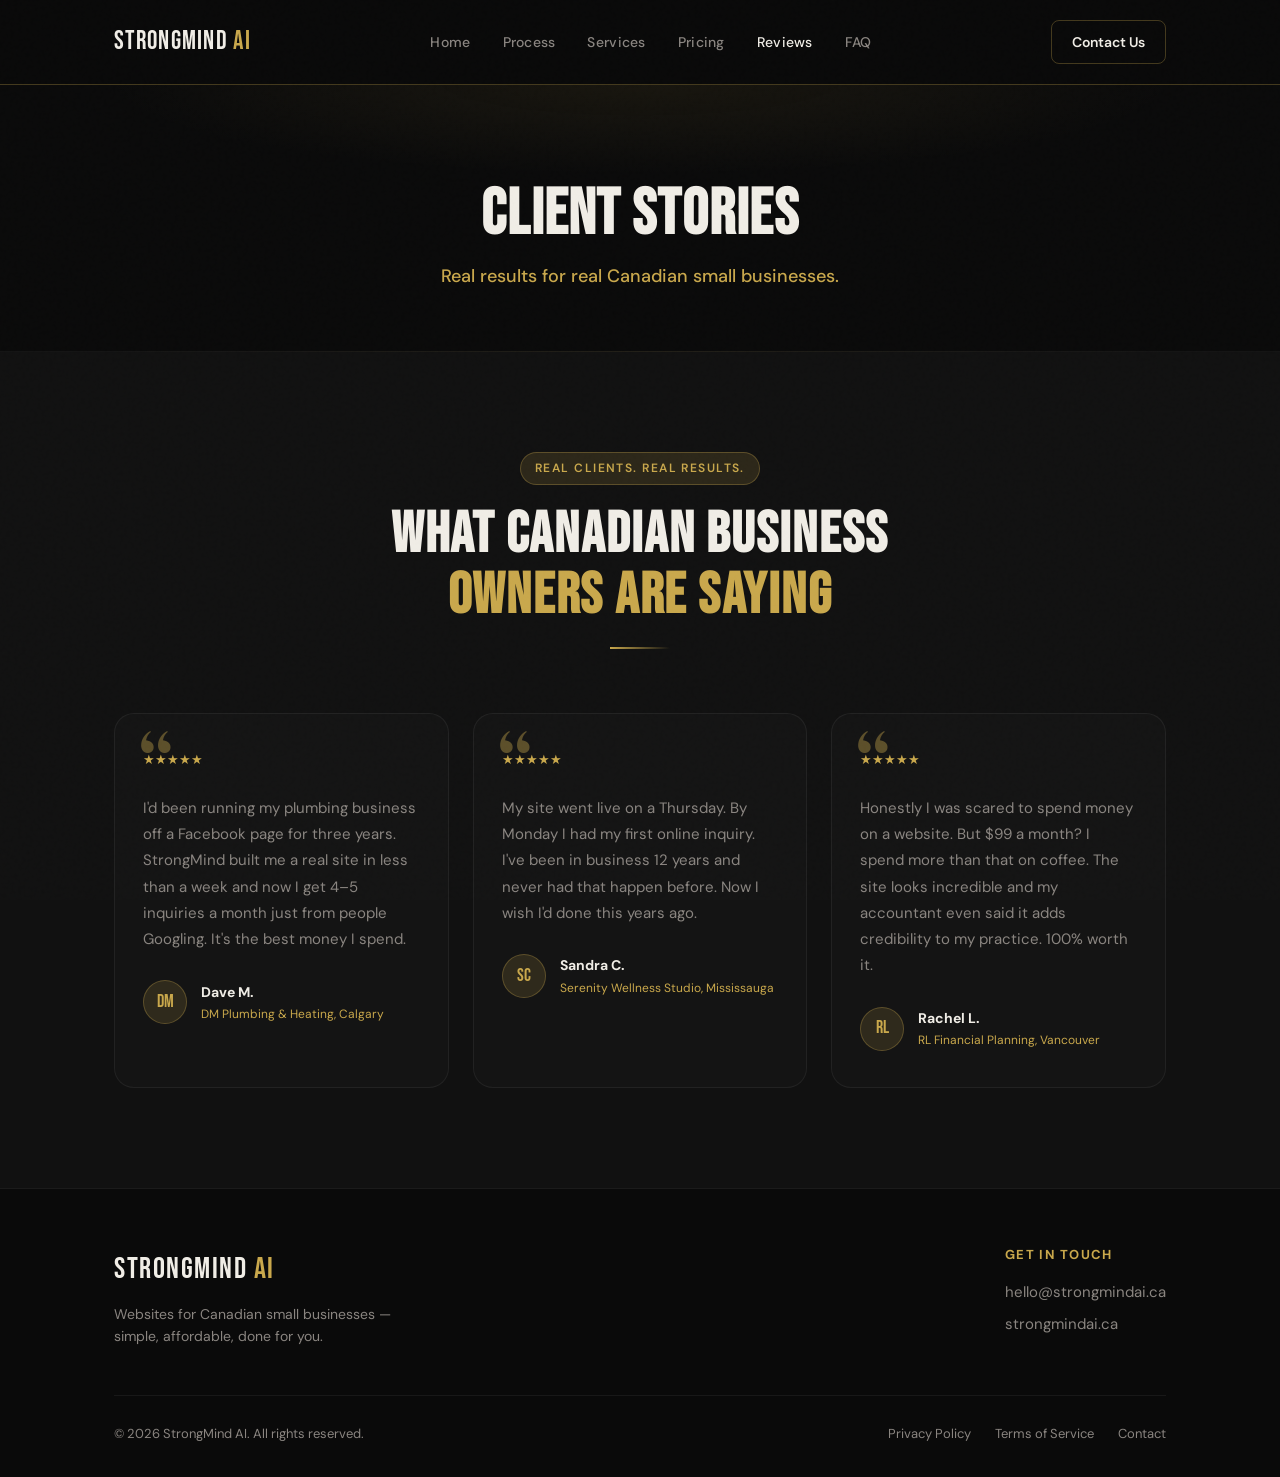
<file: testimonials.html>
<!DOCTYPE html>
<html lang="en">
<head>
<meta charset="UTF-8">
<meta name="viewport" content="width=device-width, initial-scale=1.0">
<title>Reviews | StrongMind AI</title>
<link rel="preconnect" href="https://fonts.googleapis.com">
<link href="https://fonts.googleapis.com/css2?family=Bebas+Neue&family=DM+Sans:wght@300;400;500;600;700&family=DM+Serif+Display:ital@0;1&display=swap" rel="stylesheet">
<link rel="stylesheet" href="style.css">
</head>
<body class="sub-page">

<!-- NAVIGATION -->
<nav id="navbar">
  <div class="container nav-inner">
    <a href="index.html" class="logo">StrongMind <span>AI</span></a>
    <ul class="nav-links">
      <li><a href='index.html' >Home</a></li>
<li><a href='how-it-works.html' >Process</a></li>
<li><a href='services.html' >Services</a></li>
<li><a href='pricing.html' >Pricing</a></li>
<li><a href='testimonials.html' class='active'>Reviews</a></li>
<li><a href='faq.html' >FAQ</a></li>

    </ul>
    <div class="nav-right">
      <a href="contact.html" class="btn btn-outline" style="padding:10px 20px;font-size:14px;">Contact Us</a>
      <button class="hamburger" id="hamburger" aria-label="Menu">
        <span></span><span></span><span></span>
      </button>
    </div>
  </div>
</nav>

<!-- MOBILE MENU -->
<div class="mobile-menu" id="mobileMenu">
  <a href='index.html' class='mobile-link'>Home</a>
<a href='how-it-works.html' class='mobile-link'>Process</a>
<a href='services.html' class='mobile-link'>Services</a>
<a href='pricing.html' class='mobile-link'>Pricing</a>
<a href='testimonials.html' class='mobile-link active'>Reviews</a>
<a href='faq.html' class='mobile-link'>FAQ</a>

  <a href="contact.html" class="btn btn-gold btn-lg">Contact Us</a>
</div>


<div class="page-hero">
  <div class="container reveal">
    <h1>Client Stories</h1>
    <p>Real results for real Canadian small businesses.</p>
  </div>
</div>
<section id="testimonials">
  <div class="container">
    <div class="section-header reveal">
      <div class="tag">Real Clients. Real Results.</div>
      <h2>What Canadian Business<br><span class="gold">Owners Are Saying</span></h2>
      <div class="divider"></div>
    </div>
    <div class="testi-grid">
      <div class="testi-card reveal">
        <div class="testi-stars">★★★★★</div>
        <p class="testi-quote">I'd been running my plumbing business off a Facebook page for three years. StrongMind built me a real site in less than a week and now I get 4–5 inquiries a month just from people Googling. It's the best money I spend.</p>
        <div class="testi-author">
          <div class="testi-avatar">DM</div>
          <div><div class="testi-name">Dave M.</div><div class="testi-biz">DM Plumbing & Heating, Calgary</div></div>
        </div>
      </div>
      <div class="testi-card reveal" style="transition-delay:0.15s">
        <div class="testi-stars">★★★★★</div>
        <p class="testi-quote">My site went live on a Thursday. By Monday I had my first online inquiry. I've been in business 12 years and never had that happen before. Now I wish I'd done this years ago.</p>
        <div class="testi-author">
          <div class="testi-avatar">SC</div>
          <div><div class="testi-name">Sandra C.</div><div class="testi-biz">Serenity Wellness Studio, Mississauga</div></div>
        </div>
      </div>
      <div class="testi-card reveal" style="transition-delay:0.3s">
        <div class="testi-stars">★★★★★</div>
        <p class="testi-quote">Honestly I was scared to spend money on a website. But $99 a month? I spend more than that on coffee. The site looks incredible and my accountant even said it adds credibility to my practice. 100% worth it.</p>
        <div class="testi-author">
          <div class="testi-avatar">RL</div>
          <div><div class="testi-name">Rachel L.</div><div class="testi-biz">RL Financial Planning, Vancouver</div></div>
        </div>
      </div>
    </div>
  </div>
</section>


<!-- FOOTER -->
<footer id="footer">
  <div class="container">
    <div class="footer-top">
      <div class="footer-brand">
        <a href="index.html" class="logo">StrongMind <span style="color:var(--gold)">AI</span></a>
        <p>Websites for Canadian small businesses — simple, affordable, done for you.</p>
      </div>
      <div class="footer-contact">
        <h4>Get in Touch</h4>
        <a href="mailto:hello@strongmindai.ca">hello@strongmindai.ca</a>
        <a href="https://strongmindai.ca">strongmindai.ca</a>
      </div>
    </div>
    <div class="footer-bottom">
      <p class="footer-copy">© 2026 StrongMind AI. All rights reserved.</p>
      <div class="footer-links">
        <a href="#">Privacy Policy</a>
        <a href="#">Terms of Service</a>
        <a href="contact.html">Contact</a>
      </div>
    </div>
  </div>
</footer>

<script>
// NAV SCROLL
const navbar = document.getElementById('navbar');
window.addEventListener('scroll', () => {
  if(document.body.classList.contains('home-page')) {
      navbar.classList.toggle('scrolled', window.scrollY > 50);
  }
});

// HAMBURGER
const hamburger = document.getElementById('hamburger');
const mobileMenu = document.getElementById('mobileMenu');
hamburger.addEventListener('click', () => {
  mobileMenu.classList.toggle('open');
});

// SCROLL ANIMATIONS
const observer = new IntersectionObserver((entries) => {
  entries.forEach(e => { if (e.isIntersecting) e.target.classList.add('visible'); });
}, { threshold: 0.1, rootMargin: '0px 0px -40px 0px' });
document.querySelectorAll('.reveal').forEach(el => observer.observe(el));

// FAQ ACCORDION
document.querySelectorAll('.faq-q').forEach(btn => {
  btn.addEventListener('click', () => {
    const item = btn.parentElement;
    const wasOpen = item.classList.contains('open');
    document.querySelectorAll('.faq-item').forEach(i => i.classList.remove('open'));
    if (!wasOpen) item.classList.add('open');
  });
});

// FORM SUBMISSION
function submitForm() {
  const fname = document.getElementById('fname')?.value.trim();
  const email = document.getElementById('email')?.value.trim();
  if (!fname || !email) {
    alert('Please enter your name and email to continue.');
    return;
  }
  document.getElementById('contactForm').style.display = 'none';
  document.getElementById('formSuccess').style.display = 'block';
}
</script>
</body>
</html>
</file>
<file: style.css>
:root {
  --gold: #C9A84C;
  --gold-light: #E8C86A;
  --gold-dim: rgba(201,168,76,0.15);
  --gold-border: rgba(201,168,76,0.3);
  --bg: #0A0A0A;
  --bg2: #111111;
  --bg3: #161616;
  --text: #F0EDE6;
  --muted: #8A8580;
  --card: #141414;
  --radius: 12px;
  --radius-lg: 20px;
  --shadow-gold: 0 0 40px rgba(201,168,76,0.15);
}

*, *::before, *::after { box-sizing: border-box; margin: 0; padding: 0; }
html { scroll-behavior: smooth; font-size: 16px; }
body {
  background: var(--bg);
  color: var(--text);
  font-family: 'DM Sans', sans-serif;
  line-height: 1.6;
  overflow-x: hidden;
  padding-top: 80px; /* Offset for fixed nav on subpages */
}

/* Home page offset removal */
body.home-page { padding-top: 0; }

body::before {
  content: '';
  position: fixed;
  inset: 0;
  background-image: url("data:image/svg+xml,%3Csvg viewBox='0 0 256 256' xmlns='http://www.w3.org/2000/svg'%3E%3Cfilter id='noise'%3E%3CfeTurbulence type='fractalNoise' baseFrequency='0.9' numOctaves='4' stitchTiles='stitch'/%3E%3C/filter%3E%3Crect width='100%25' height='100%25' filter='url(%23noise)' opacity='0.04'/%3E%3C/svg%3E");
  pointer-events: none;
  z-index: 9999;
  opacity: 0.4;
}

.container { max-width: 1100px; margin: 0 auto; padding: 0 24px; }
.gold { color: var(--gold); }
.tag {
  display: inline-block;
  background: var(--gold-dim);
  border: 1px solid var(--gold-border);
  color: var(--gold);
  font-size: 12px;
  font-weight: 600;
  letter-spacing: 0.12em;
  text-transform: uppercase;
  padding: 6px 14px;
  border-radius: 100px;
  margin-bottom: 20px;
}

.btn {
  display: inline-flex; align-items: center; gap: 8px;
  font-family: 'DM Sans', sans-serif;
  font-weight: 600; font-size: 15px;
  padding: 14px 28px;
  border-radius: 8px;
  border: none; cursor: pointer;
  text-decoration: none;
  transition: all 0.2s ease;
  white-space: nowrap;
}
.btn-gold { background: var(--gold); color: #0A0A0A; }
.btn-gold:hover {
  background: var(--gold-light);
  transform: translateY(-1px);
  box-shadow: 0 8px 24px rgba(201,168,76,0.35);
}
.btn-outline { background: transparent; border: 1.5px solid var(--gold-border); color: var(--text); }
.btn-outline:hover { border-color: var(--gold); color: var(--gold); background: var(--gold-dim); }
.btn-lg { padding: 18px 36px; font-size: 17px; border-radius: 10px; }

/* NAV */
nav {
  position: fixed; top: 0; left: 0; right: 0; z-index: 1000;
  padding: 20px 0;
  transition: all 0.3s ease;
  background: rgba(10,10,10,0.95);
  backdrop-filter: blur(20px);
  border-bottom: 1px solid var(--gold-border);
}
.home-page nav { background: transparent; border-bottom: none; }
.home-page nav.scrolled {
  background: rgba(10,10,10,0.92);
  padding: 14px 0;
  border-bottom: 1px solid var(--gold-border);
}
.nav-inner { display: flex; align-items: center; justify-content: space-between; }
.logo { font-family: 'Bebas Neue', sans-serif; font-size: 26px; letter-spacing: 0.05em; color: var(--text); text-decoration: none; }
.logo span { color: var(--gold); }
.nav-links { display: flex; align-items: center; gap: 32px; list-style: none; }
.nav-links a { color: var(--muted); text-decoration: none; font-size: 14px; font-weight: 500; transition: color 0.2s; letter-spacing: 0.02em; }
.nav-links a:hover, .nav-links a.active { color: var(--text); }
.nav-right { display: flex; align-items: center; gap: 16px; }
.hamburger { display: none; flex-direction: column; gap: 5px; background: none; border: none; cursor: pointer; padding: 4px; }
.hamburger span { display: block; width: 24px; height: 2px; background: var(--text); border-radius: 2px; transition: all 0.3s; }
.mobile-menu {
  display: none; position: fixed; inset: 0; top: 70px;
  background: rgba(10,10,10,0.98); backdrop-filter: blur(20px);
  padding: 40px 24px; z-index: 999;
  flex-direction: column; align-items: center; gap: 32px;
}
.mobile-menu.open { display: flex; }
.mobile-menu a { color: var(--text); font-size: 22px; font-weight: 600; text-decoration: none; }
@media (max-width: 768px) { .nav-links, .nav-right .btn-outline { display: none; } .hamburger { display: flex; } }

/* PAGE HERO (For subpages) */
.page-hero {
  padding: 100px 0 60px;
  text-align: center;
  background: radial-gradient(ellipse 60% 50% at 50% 0%, rgba(201,168,76,0.08) 0%, transparent 70%);
  border-bottom: 1px solid rgba(255,255,255,0.04);
}
.page-hero h1 {
  font-family: 'Bebas Neue', sans-serif;
  font-size: clamp(40px, 6vw, 64px);
  color: var(--text);
  letter-spacing: 0.02em;
  line-height: 1.1;
}
.page-hero p { color: var(--gold); font-size: 18px; margin-top: 12px; font-weight: 500; }

/* HOME HERO */
.hero { min-height: 100vh; display: flex; align-items: center; padding: 120px 0 80px; position: relative; overflow: hidden; margin-top: -80px;}
.hero-bg { position: absolute; inset: 0; background: radial-gradient(ellipse 60% 50% at 50% 0%, rgba(201,168,76,0.12) 0%, transparent 70%); }
.hero-grid { position: absolute; inset: 0; opacity: 0.04; background-image: linear-gradient(var(--gold) 1px, transparent 1px), linear-gradient(90deg, var(--gold) 1px, transparent 1px); background-size: 60px 60px; }
.hero-content { position: relative; text-align: center; }
.hero h1 { font-family: 'Bebas Neue', sans-serif; font-size: clamp(48px, 9vw, 88px); line-height: 1.0; letter-spacing: 0.02em; margin-bottom: 24px; color: var(--text); }
.hero h1 em { font-style: normal; color: var(--gold); display: block; }
.hero p { font-size: clamp(16px, 2.5vw, 20px); color: var(--muted); max-width: 580px; margin: 0 auto 40px; line-height: 1.7; }
.hero-btns { display: flex; gap: 16px; justify-content: center; flex-wrap: wrap; margin-bottom: 24px; }
.hero-checks { display: flex; gap: 24px; justify-content: center; flex-wrap: wrap; color: var(--muted); font-size: 14px; margin-bottom: 64px; }
.hero-checks span { display: flex; align-items: center; gap: 6px; }
.hero-checks .check { color: var(--gold); font-size: 16px; }
.stats-row { display: flex; justify-content: center; gap: 0; border: 1px solid var(--gold-border); border-radius: var(--radius-lg); background: var(--card); overflow: hidden; max-width: 600px; margin: 0 auto; }
.stat { flex: 1; padding: 24px 20px; text-align: center; border-right: 1px solid var(--gold-border); }
.stat:last-child { border-right: none; }
.stat-num { font-family: 'Bebas Neue', sans-serif; font-size: 38px; color: var(--gold); line-height: 1; }
.stat-label { font-size: 12px; color: var(--muted); margin-top: 4px; letter-spacing: 0.05em; text-transform: uppercase; }

/* SECTIONS */
section { padding: 100px 0; }
.section-header { text-align: center; margin-bottom: 64px; }
.section-header h2 { font-family: 'Bebas Neue', sans-serif; font-size: clamp(36px, 6vw, 58px); letter-spacing: 0.03em; line-height: 1.05; margin-bottom: 16px; }
.section-header p { font-size: 18px; color: var(--muted); max-width: 520px; margin: 0 auto; }

/* HOW IT WORKS */
#how { background: var(--bg2); }
.steps { display: grid; grid-template-columns: repeat(3, 1fr); gap: 32px; position: relative; }
.steps::before { content: ''; position: absolute; top: 44px; left: calc(16.67% + 20px); right: calc(16.67% + 20px); height: 1px; background: linear-gradient(90deg, transparent, var(--gold-border), transparent); }
.step { text-align: center; padding: 40px 24px; background: var(--card); border-radius: var(--radius-lg); border: 1px solid rgba(255,255,255,0.06); position: relative; }
.step-num { width: 52px; height: 52px; border-radius: 50%; background: var(--gold-dim); border: 1.5px solid var(--gold-border); display: flex; align-items: center; justify-content: center; margin: 0 auto 24px; font-family: 'Bebas Neue', sans-serif; font-size: 24px; color: var(--gold); }
.step h3 { font-size: 19px; font-weight: 700; margin-bottom: 12px; }
.step p { color: var(--muted); font-size: 15px; line-height: 1.65; }
@media (max-width: 700px) { .steps { grid-template-columns: 1fr; } .steps::before { display: none; } }

/* WHO IT'S FOR */
#who { background: var(--bg); padding-bottom: 40px; }
.biz-grid { display: grid; grid-template-columns: repeat(4, 1fr); gap: 16px; }
.biz-card { background: var(--card); border-radius: var(--radius); border: 1px solid rgba(255,255,255,0.06); padding: 28px 20px; text-align: center; transition: all 0.25s ease; }
.biz-card:hover { border-color: var(--gold-border); background: #1A1A14; transform: translateY(-3px); }
.biz-icon { font-size: 36px; margin-bottom: 12px; }
.biz-card h4 { font-size: 15px; font-weight: 700; margin-bottom: 6px; }
.biz-card p { font-size: 13px; color: var(--muted); }
@media (max-width: 800px) { .biz-grid { grid-template-columns: repeat(2, 1fr); } }
@media (max-width: 400px) { .biz-grid { grid-template-columns: 1fr; } }

/* PRICING */
#pricing { background: var(--bg2); }
.pricing-grid { display: grid; grid-template-columns: repeat(3, 1fr); gap: 24px; margin-bottom: 28px; }
.plan { background: var(--card); border-radius: var(--radius-lg); border: 1px solid rgba(255,255,255,0.07); padding: 40px 32px; position: relative; overflow: hidden; transition: all 0.3s ease; }
.plan:hover { transform: translateY(-4px); }
.plan.featured { background: #141209; border: 1.5px solid var(--gold); box-shadow: var(--shadow-gold), inset 0 0 80px rgba(201,168,76,0.04); }
.plan-badge { position: absolute; top: 20px; right: 20px; background: var(--gold); color: #0A0A0A; font-size: 11px; font-weight: 700; letter-spacing: 0.08em; text-transform: uppercase; padding: 5px 12px; border-radius: 100px; }
.plan-name { font-size: 13px; font-weight: 700; letter-spacing: 0.12em; text-transform: uppercase; color: var(--gold); margin-bottom: 20px; }
.plan-price { font-family: 'Bebas Neue', sans-serif; font-size: 64px; line-height: 1; color: var(--text); }
.plan-price sup { font-size: 28px; vertical-align: top; margin-top: 10px; display: inline-block; color: var(--muted); }
.plan-price sub { font-size: 20px; color: var(--muted); font-family: 'DM Sans', sans-serif; font-weight: 400; }
.plan-subtext { font-size: 13px; color: var(--gold); margin: 6px 0 28px; font-weight: 500; }
.plan-features { list-style: none; margin-bottom: 32px; }
.plan-features li { display: flex; align-items: flex-start; gap: 10px; font-size: 14px; padding: 9px 0; border-bottom: 1px solid rgba(255,255,255,0.05); color: var(--muted); }
.plan-features li:last-child { border-bottom: none; }
.plan-features li::before { content: '✓'; color: var(--gold); font-weight: 700; flex-shrink: 0; margin-top: 1px; }
.plan .btn { width: 100%; justify-content: center; }
.pricing-note { text-align: center; color: var(--muted); font-size: 15px; padding-top: 8px; }
.pricing-note strong { color: var(--text); }
@media (max-width: 840px) { .pricing-grid { grid-template-columns: 1fr; max-width: 420px; margin: 0 auto 28px; } }

/* INCLUDED */
#included { background: var(--bg); padding-top: 40px; }
.included-grid { display: grid; grid-template-columns: repeat(2, 1fr); gap: 20px; max-width: 760px; margin: 0 auto; }
.included-item { display: flex; align-items: flex-start; gap: 14px; background: var(--card); border-radius: var(--radius); border: 1px solid rgba(255,255,255,0.06); padding: 20px 22px; }
.included-icon { color: var(--gold); font-size: 18px; flex-shrink: 0; margin-top: 2px; }
.included-item p { font-size: 15px; line-height: 1.5; }
@media (max-width: 600px) { .included-grid { grid-template-columns: 1fr; } }

/* TESTIMONIALS */
#testimonials { background: var(--bg2); }
.testi-grid { display: grid; grid-template-columns: repeat(3, 1fr); gap: 24px; }
.testi-card { background: var(--card); border-radius: var(--radius-lg); border: 1px solid rgba(255,255,255,0.06); padding: 36px 28px; position: relative; }
.testi-card::before { content: '\201C'; font-family: 'DM Serif Display', serif; font-size: 80px; line-height: 0.6; color: var(--gold); opacity: 0.4; position: absolute; top: 24px; left: 24px; }
.testi-quote { font-size: 15px; color: var(--muted); line-height: 1.75; margin-bottom: 28px; padding-top: 20px; }
.testi-author { display: flex; align-items: center; gap: 14px; }
.testi-avatar { width: 44px; height: 44px; border-radius: 50%; background: var(--gold-dim); border: 1.5px solid var(--gold-border); display: flex; align-items: center; justify-content: center; font-family: 'Bebas Neue', sans-serif; font-size: 18px; color: var(--gold); flex-shrink: 0; }
.testi-name { font-weight: 700; font-size: 14px; }
.testi-biz { font-size: 12px; color: var(--gold); margin-top: 2px; }
.testi-stars { color: var(--gold); font-size: 13px; margin-bottom: 4px; }
@media (max-width: 768px) { .testi-grid { grid-template-columns: 1fr; } }

/* FAQ */
#faq { background: var(--bg); }
.faq-list { max-width: 720px; margin: 0 auto; }
.faq-item { border-bottom: 1px solid rgba(255,255,255,0.07); overflow: hidden; }
.faq-q { width: 100%; background: none; border: none; color: var(--text); font-family: 'DM Sans', sans-serif; font-size: 17px; font-weight: 600; text-align: left; cursor: pointer; padding: 24px 0; display: flex; justify-content: space-between; align-items: center; gap: 16px; }
.faq-q:hover { color: var(--gold); }
.faq-icon { color: var(--gold); font-size: 22px; flex-shrink: 0; transition: transform 0.3s; }
.faq-a { display: none; padding: 0 0 24px; color: var(--muted); font-size: 15px; line-height: 1.75; }
.faq-item.open .faq-a { display: block; }
.faq-item.open .faq-icon { transform: rotate(45deg); }

/* FINAL CTA */
#cta { background: var(--bg2); text-align: center; padding: 120px 0; }
.cta-inner { max-width: 640px; margin: 0 auto; }
#cta h2 { font-family: 'Bebas Neue', sans-serif; font-size: clamp(42px, 7vw, 70px); letter-spacing: 0.02em; line-height: 1.05; margin-bottom: 20px; }
#cta p { font-size: 18px; color: var(--muted); margin-bottom: 40px; }
.cta-sub { font-size: 14px; color: var(--muted); margin-top: 16px; }

/* CONTACT */
.form-wrap { max-width: 480px; margin: 0 auto; }
.form-row { display: grid; grid-template-columns: 1fr 1fr; gap: 16px; }
.form-group { margin-bottom: 16px; }
.form-group label { display: block; font-size: 13px; font-weight: 600; color: var(--muted); margin-bottom: 8px; letter-spacing: 0.05em; text-transform: uppercase; }
.form-group input, .form-group select, .form-group textarea { width: 100%; background: var(--card); border: 1px solid rgba(255,255,255,0.1); border-radius: 8px; color: var(--text); font-family: 'DM Sans', sans-serif; font-size: 15px; padding: 14px 16px; outline: none; transition: border-color 0.2s; }
.form-group input:focus, .form-group select:focus, .form-group textarea:focus { border-color: var(--gold); }
.form-group select { appearance: none; }
.form-group textarea { resize: vertical; min-height: 100px; }
.form-success { display: none; text-align: center; padding: 48px 24px; }
.form-success .checkmark { font-size: 56px; margin-bottom: 16px; }
.form-success h3 { font-size: 24px; font-weight: 700; margin-bottom: 8px; }
.form-success p { color: var(--muted); }

/* FOOTER */
footer { background: var(--bg); border-top: 1px solid rgba(255,255,255,0.07); padding: 56px 0 32px; }
.footer-top { display: flex; justify-content: space-between; align-items: flex-start; gap: 40px; margin-bottom: 48px; flex-wrap: wrap; }
.footer-brand .logo { font-size: 30px; display: block; margin-bottom: 10px; }
.footer-brand p { color: var(--muted); font-size: 14px; max-width: 280px; line-height: 1.6; }
.footer-contact h4 { font-size: 13px; font-weight: 700; letter-spacing: 0.1em; text-transform: uppercase; color: var(--gold); margin-bottom: 14px; }
.footer-contact a { display: block; color: var(--muted); font-size: 15px; text-decoration: none; margin-bottom: 8px; }
.footer-contact a:hover { color: var(--text); }
.footer-bottom { display: flex; justify-content: space-between; align-items: center; flex-wrap: wrap; gap: 16px; padding-top: 28px; border-top: 1px solid rgba(255,255,255,0.06); }
.footer-copy { font-size: 13px; color: var(--muted); }
.footer-links { display: flex; gap: 24px; }
.footer-links a { color: var(--muted); font-size: 13px; text-decoration: none; }
.footer-links a:hover { color: var(--gold); }

/* ANIMATIONS */
.reveal { opacity: 0; transform: translateY(28px); transition: opacity 0.7s ease, transform 0.7s ease; }
.reveal.visible { opacity: 1; transform: none; }
.divider { width: 60px; height: 2px; background: linear-gradient(90deg, var(--gold), transparent); margin: 20px auto 0; }
</file>
